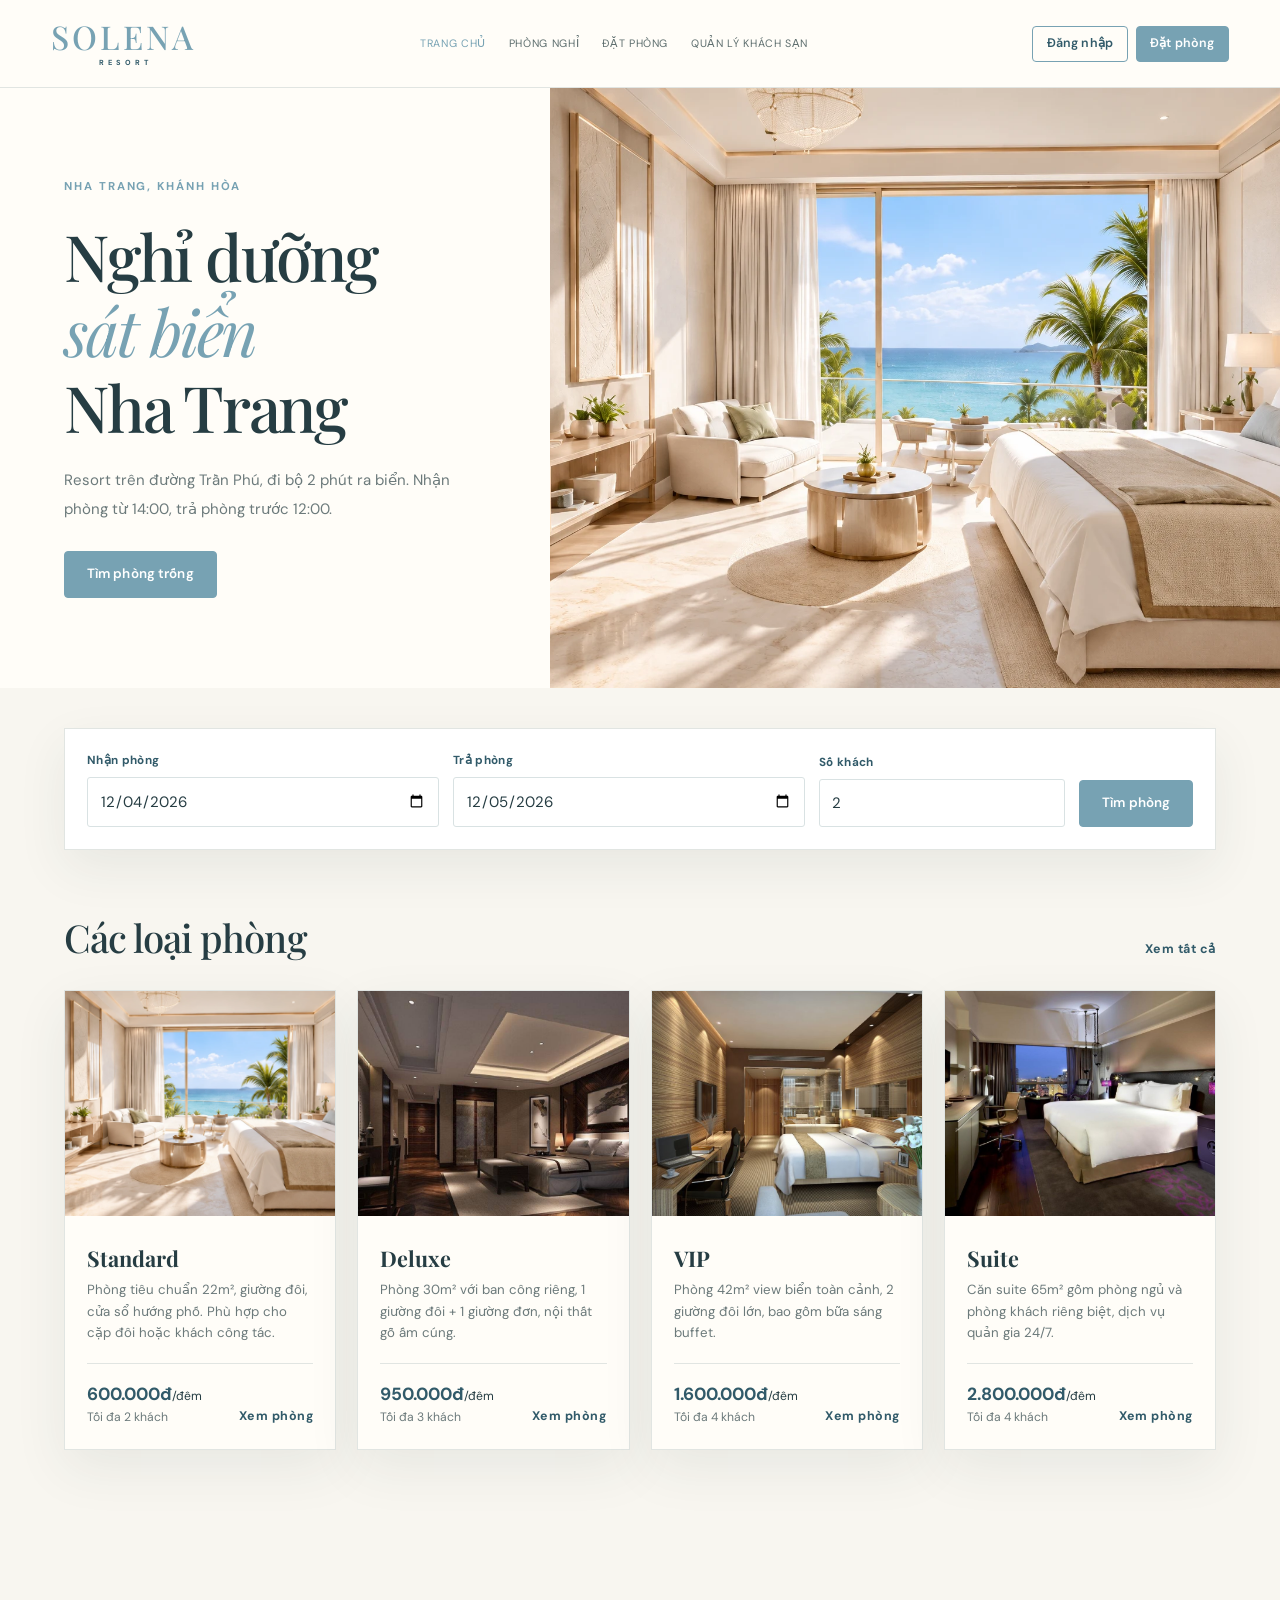
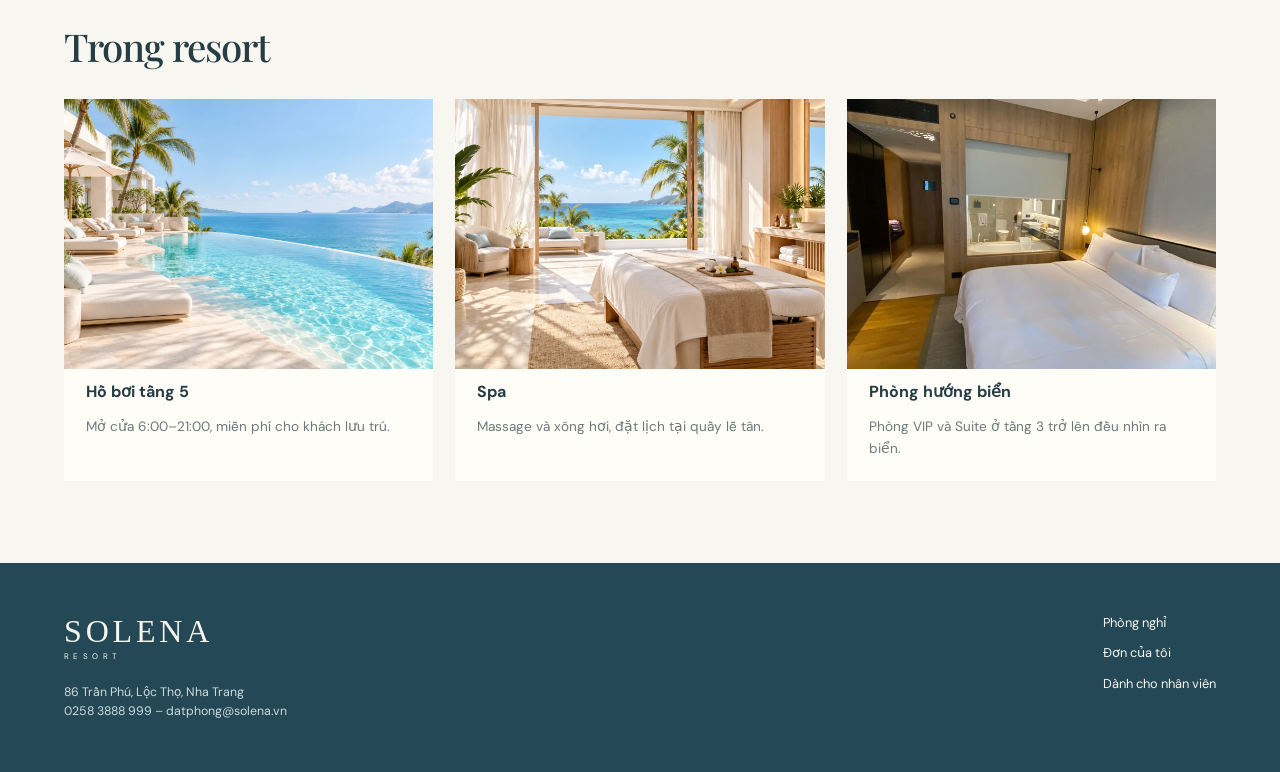
<file: index.html>
<!doctype html>
<html lang="vi">
<head>
  <meta charset="utf-8">
  <meta name="viewport" content="width=device-width, initial-scale=1">
  <meta name="theme-color" content="#f8f6f0">
  <title>SOLENA Resort Nha Trang</title>
  <link rel="stylesheet" href="css/style.css">
</head>
<body>
  <header class="site-header" id="site-header"></header>
  <main>
    <section class="hero">
      <div class="hero-copy">
        <span class="eyebrow">Nha Trang, Khánh Hòa</span>
        <h1>Nghỉ dưỡng<br><em>sát biển</em><br>Nha Trang</h1>
        <p>Resort trên đường Trần Phú, đi bộ 2 phút ra biển. Nhận phòng từ 14:00, trả phòng trước 12:00.</p>
        <a class="btn" href="#search">Tìm phòng trống</a>
      </div>
      <img class="hero-image" src="public/images/room.webp" alt="Phòng nghỉ nhìn ra biển">
    </section>

    <section class="section search-section" id="search">
      <form class="finder" action="rooms.html">
        <button class="btn" type="submit">Tìm phòng</button>
      </form>
      <div class="section-head">
        <h2>Các loại phòng</h2>
        <a class="text-link" href="rooms.html">Xem tất cả</a>
      </div>
      <div class="cards" id="featured"></div>
    </section>

    <section class="section amenities">
      <div class="section-head"><h2>Trong resort</h2></div>
      <div class="amenity-grid">
        <article><img src="public/images/pool.webp" alt="Hồ bơi" loading="lazy"><h3>Hồ bơi tầng 5</h3><p>Mở cửa 6:00–21:00, miễn phí cho khách lưu trú.</p></article>
        <article><img src="public/images/spa.webp" alt="Spa" loading="lazy"><h3>Spa</h3><p>Massage và xông hơi, đặt lịch tại quầy lễ tân.</p></article>
        <article><img src="public/images/ocean-villa.png" alt="Phòng hướng biển" loading="lazy"><h3>Phòng hướng biển</h3><p>Phòng VIP và Suite ở tầng 3 trở lên đều nhìn ra biển.</p></article>
      </div>
    </section>
  </main>
  <footer class="site-footer" id="site-footer"></footer>

  <script src="js/api.js"></script>
  <script src="js/common.js"></script>
  <script>
    const f = $('.finder');
    f.insertAdjacentHTML('afterbegin', searchFields());
    initDateRange(f.checkIn, f.checkOut);
    API.getRoomTypes().then(ts => $('#featured').innerHTML = ts.map(t => typeCard(t)).join(''));
  </script>
</body>
</html>
</file>
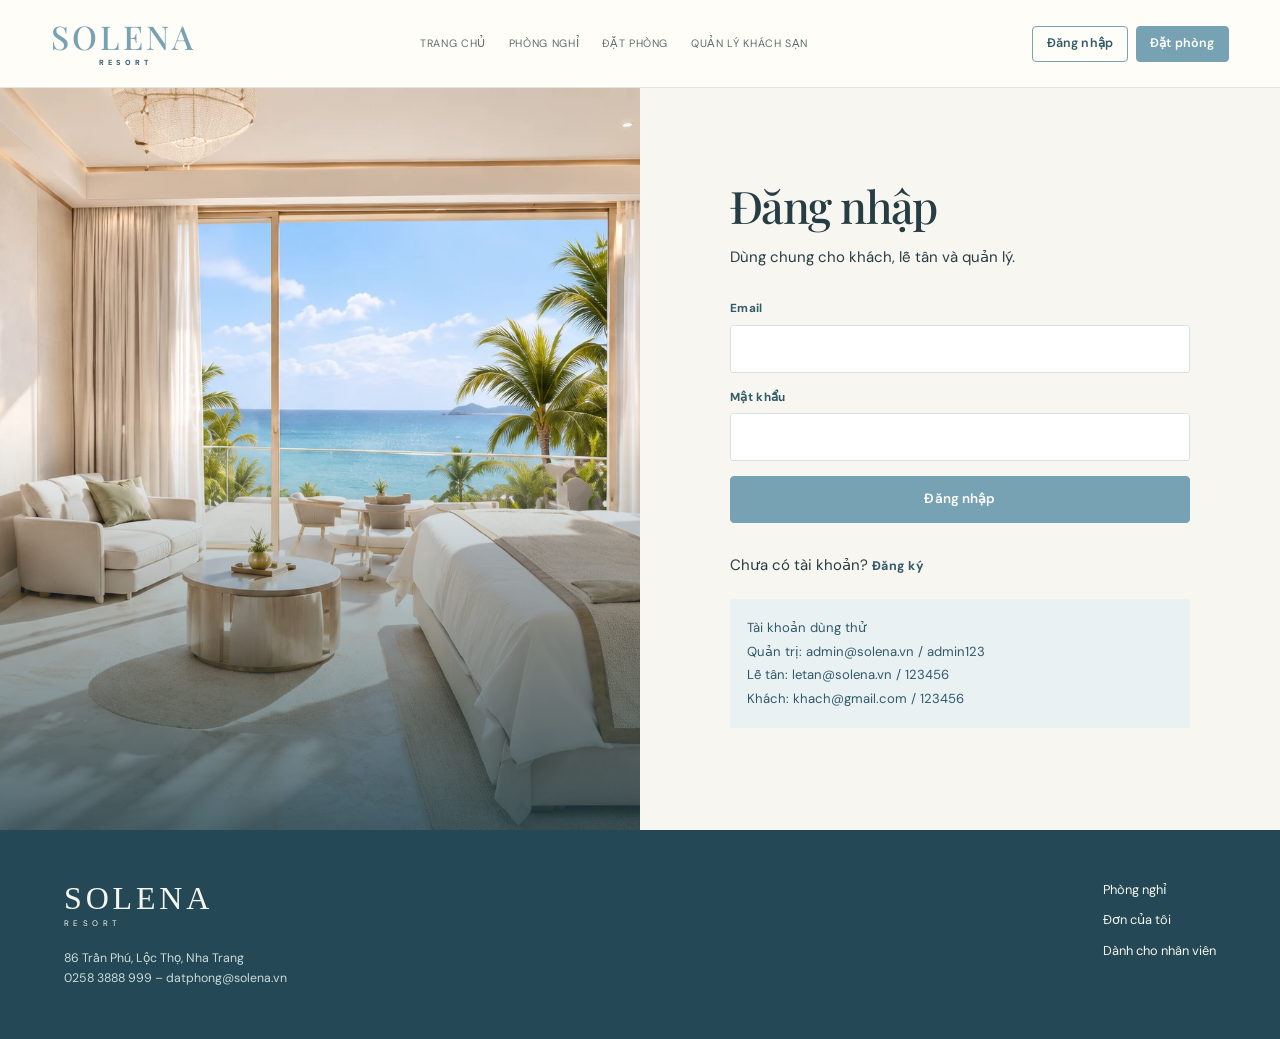
<file: account.html>
<!doctype html>
<html lang="vi">
<head>
  <meta charset="utf-8">
  <meta name="viewport" content="width=device-width, initial-scale=1">
  <meta name="theme-color" content="#f8f6f0">
  <title>Đơn của tôi · SOLENA</title>
  <link rel="stylesheet" href="css/style.css">
</head>
<body>
  <header class="site-header" id="site-header"></header>
  <main class="section narrow">
    <h1>Đơn đặt phòng của tôi</h1>
    <p class="lead" id="profile"></p>
    <div id="list"></div>
  </main>
  <footer class="site-footer" id="site-footer"></footer>

  <script src="js/api.js"></script>
  <script src="js/common.js"></script>
  <script>
    const u = requireRole('customer');
    $('#profile').textContent = `${u.name}, ${u.email}, ${u.phone}`;

    async function load() {
      const bs = await API.myBookings();
      $('#list').innerHTML = bs.map(b => `<article class="order-card">
          <div><span class="fine">Mã ${b.id}, đặt ngày ${fmtDate(b.createdAt)}</span>
            <h3>Phòng ${esc(b.typeName)}${b.roomNumber ? ` ${esc(b.roomNumber)}` : ''}</h3>
            <p>${fmtDate(b.checkIn)} – ${fmtDate(b.checkOut)}, ${nights(b.checkIn, b.checkOut)} đêm, ${b.guests} khách</p>
            <p>${PAYMENT[b.payment]}</p></div>
          <div class="order-side">${badge(b.status)}<strong>${money(b.total)}</strong>
            ${b.status === 'pending' ? `<button class="ghost small danger-text" data-cancel="${b.id}">Hủy đơn</button>` : ''}</div>
        </article>`).join('') || '<div class="empty">Bạn chưa đặt phòng nào. <a href="rooms.html">Xem phòng</a></div>';
    }
    load();

    $('#list').onclick = e => {
      const id = e.target.dataset.cancel;
      if (id && confirm(`Hủy đơn ${id}?`)) run(async () => { await API.cancelBooking(id); toast('Đã hủy đơn ' + id); load(); });
    };
  </script>
</body>
</html>
</file>
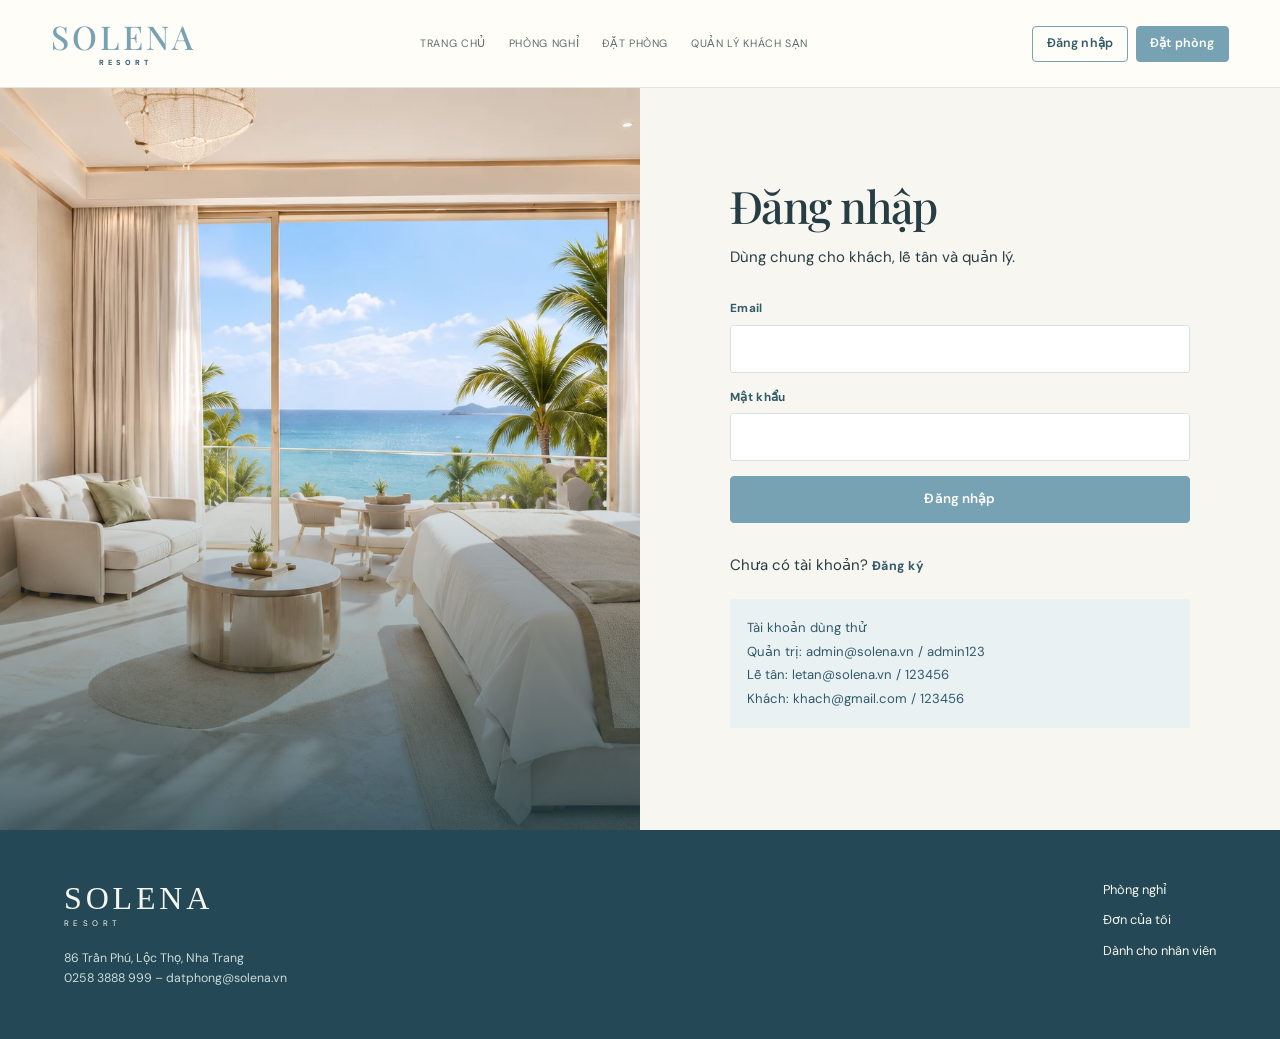
<file: admin.html>
<!doctype html>
<html lang="vi">
<head>
  <meta charset="utf-8">
  <meta name="viewport" content="width=device-width, initial-scale=1">
  <title>Quản trị · SOLENA</title>
  <link rel="stylesheet" href="css/style.css">
</head>
<body>
  <div class="manager">
    <aside class="sidebar"></aside>
    <div class="manager-main">
      <section data-panel="stats">
        <div class="manager-heading"><div><h1>Báo cáo</h1><p></p></div></div>
        <div class="metrics" id="metrics"></div>
        <div class="dashboard-grid">
          <section class="panel"><div class="panel-head"><h2>Doanh thu</h2>
            <div class="field" style="margin:0"><select id="period" aria-label="Kỳ thống kê">
              <option value="day">Theo ngày</option><option value="month" selected>Theo tháng</option><option value="year">Theo năm</option></select></div></div>
            <div id="revenue"></div></section>
          <section class="panel"><div class="panel-head"><h2>Tình trạng phòng</h2></div><div class="room-grid" id="room-map"></div></section>
        </div>
      </section>

      <section data-panel="types">
        <div class="manager-heading"><div><h1>Loại phòng</h1><p></p></div><button class="btn" data-new="types">Thêm loại phòng</button></div>
        <div class="panel"><div class="table-wrap" id="types"></div></div>
      </section>

      <section data-panel="rooms">
        <div class="manager-heading"><div><h1>Phòng</h1><p></p></div><button class="btn" data-new="rooms">Thêm phòng</button></div>
        <div class="panel"><div class="table-wrap" id="rooms"></div></div>
      </section>

      <section data-panel="staff">
        <div class="manager-heading"><div><h1>Nhân sự</h1><p></p></div><button class="btn" data-new="staff">Thêm nhân viên</button></div>
        <div class="panel"><div class="table-wrap" id="staff"></div></div>
      </section>

      <section data-panel="customers">
        <div class="manager-heading"><div><h1>Khách hàng</h1><p></p></div></div>
        <div class="filters"><input type="search" id="cq" placeholder="Tên, email hoặc SĐT" aria-label="Tìm khách hàng"></div>
        <div class="panel"><div class="table-wrap" id="customers"></div></div>
      </section>
    </div>
  </div>

  <dialog class="modal" id="types-dialog"><form id="types-form">
    <button type="button" class="modal-close" data-close aria-label="Đóng">×</button>
    <h2 data-title>loại phòng</h2>
    <div class="form-grid">
      <label class="field"><span>Tên loại phòng</span><input name="name" required placeholder="Ví dụ: Deluxe"></label>
      <label class="field"><span>Giá một đêm (đồng)</span><input name="price" type="number" min="0" step="1000" required></label>
      <label class="field"><span>Số khách tối đa</span><input name="capacity" type="number" min="1" required></label>
      <label class="field"><span>Đường dẫn ảnh</span><input name="image" placeholder="public/images/room.webp"></label>
      <label class="field full"><span>Tiện nghi, cách nhau bằng dấu phẩy</span><input name="amenities" placeholder="Wi-Fi, Điều hòa, TV"></label>
      <label class="field full"><span>Mô tả</span><textarea name="description"></textarea></label>
    </div>
    <div class="row end"><button type="button" class="ghost" data-close>Hủy</button><button class="btn">Lưu</button></div>
  </form></dialog>

  <dialog class="modal" id="rooms-dialog"><form id="rooms-form">
    <button type="button" class="modal-close" data-close aria-label="Đóng">×</button>
    <h2 data-title>phòng</h2>
    <label class="field"><span>Số phòng</span><input name="number" required placeholder="Ví dụ: 105"></label>
    <label class="field"><span>Loại phòng</span><select name="typeId" required></select></label>
    <label class="field"><span>Trạng thái</span><select name="status">
      <option value="available">Trống</option><option value="maintenance">Bảo trì</option>
      <option value="occupied" disabled>Đang sử dụng</option></select></label>
    <div class="row end"><button type="button" class="ghost" data-close>Hủy</button><button class="btn">Lưu</button></div>
  </form></dialog>

  <dialog class="modal" id="staff-dialog"><form id="staff-form">
    <button type="button" class="modal-close" data-close aria-label="Đóng">×</button>
    <h2 data-title>nhân viên</h2>
    <div class="form-grid">
      <label class="field"><span>Họ tên</span><input name="name" required></label>
      <label class="field"><span>Số điện thoại</span><input name="phone" type="tel"></label>
      <label class="field full"><span>Email đăng nhập</span><input name="email" type="email" required></label>
      <label class="field"><span>Mật khẩu</span><input name="password" type="password" minlength="6" placeholder="Bỏ trống nếu không đổi" autocomplete="new-password"></label>
      <label class="field"><span>Quyền</span><select name="role"><option value="receptionist">Lễ tân</option><option value="admin">Quản trị</option></select></label>
    </div>
    <div class="row end"><button type="button" class="ghost" data-close>Hủy</button><button class="btn">Lưu</button></div>
  </form></dialog>

  <script src="js/api.js"></script>
  <script src="js/common.js"></script>
  <script>
    renderManager(requireRole('admin'));

    function crud(name, { load, save, remove, head, row, summary, toForm = x => x, fromForm = x => x, beforeOpen = () => {} }) {
      const box = $(`#${name}`), dlg = $(`#${name}-dialog`), f = $(`#${name}-form`), title = $('[data-title]', dlg), base = title.textContent;
      let items = [];
      const render = async () => {
        items = await load();
        sub(name, summary(items));
        box.innerHTML = items.length ? `<table>
          <thead><tr>${head.map(h => `<th>${h}</th>`).join('')}<th></th></tr></thead>
          <tbody>${items.map(x => `<tr>${row(x).map(c => `<td>${c}</td>`).join('')}
            <td><div class="actions"><button class="text-link" data-edit="${x.id}">Sửa</button><button class="text-link danger-text" data-del="${x.id}">Xóa</button></div></td></tr>`).join('')}</tbody></table>`
          : '<div class="empty">Chưa có dữ liệu.</div>';
      };
      const open = async x => {
        await beforeOpen();
        f.reset();
        f.dataset.id = x?.id || '';
        title.textContent = (x ? 'Sửa ' : 'Thêm ') + base;
        if (x) { const v = toForm(x); for (const el of f.elements) if (el.name in v) el.value = v[el.name]; }
        dlg.showModal();
      };
      $(`[data-new="${name}"]`)?.addEventListener('click', () => open());
      $$('[data-close]', dlg).forEach(b => b.onclick = () => dlg.close());
      f.onsubmit = e => {
        e.preventDefault();
        run(async () => { await save({ ...fromForm(formData(f)), id: f.dataset.id }); dlg.close(); toast('Đã lưu'); render(); });
      };
      box.onclick = e => {
        const { edit, del } = e.target.dataset;
        if (edit) open(items.find(i => String(i.id) === edit));
        if (del && confirm('Xóa mục này?')) run(async () => { await remove(del); toast('Đã xóa'); render(); });
      };
      return render;
    }

    const renderTypes = crud('types', {
      load: API.getRoomTypes, save: API.saveRoomType, remove: API.deleteRoomType,
      summary: ts => `${ts.length} loại phòng`,
      head: ['Loại phòng', 'Số khách', 'Giá một đêm', 'Tiện nghi'],
      row: t => [`<b>${esc(t.name)}</b>`, t.capacity, money(t.price), `<small>${esc(t.amenities.join(', '))}</small>`],
      toForm: t => ({ ...t, amenities: t.amenities.join(', ') }),
      fromForm: d => ({ ...d, amenities: d.amenities.split(',').map(s => s.trim()).filter(Boolean) }),
    });

    const renderRooms = crud('rooms', {
      load: API.getRooms, save: API.saveRoom, remove: API.deleteRoom,
      summary: rs => `${rs.length} phòng, ${rs.filter(r => r.status === 'available').length} phòng đang trống`,
      head: ['Phòng', 'Loại phòng', 'Trạng thái'],
      row: r => [`<b>${esc(r.number)}</b>`, esc(r.typeName), badge(r.status)],
      beforeOpen: async () => $('#rooms-form').typeId.innerHTML = (await API.getRoomTypes()).map(t => `<option value="${t.id}">${esc(t.name)}</option>`).join(''),
    });

    const renderStaff = crud('staff', {
      load: async () => (await API.getUsers()).filter(u => u.role !== 'customer'),
      save: API.saveUser, remove: API.deleteUser,
      summary: us => `${us.filter(u => u.role === 'receptionist').length} lễ tân, ${us.filter(u => u.role === 'admin').length} quản trị`,
      head: ['Họ tên', 'Email', 'Điện thoại', 'Quyền'],
      row: u => [`<b>${esc(u.name)}</b>`, esc(u.email), esc(u.phone), ROLE[u.role]],
    });

    async function renderCustomers() {
      const [us, bs] = await Promise.all([API.getUsers('customer'), API.getBookings()]);
      sub('customers', `${us.length} khách có tài khoản`);
      const q = $('#cq').value.trim().toLowerCase();
      const list = us.filter(u => `${u.name} ${u.email} ${u.phone}`.toLowerCase().includes(q));
      $('#customers').innerHTML = list.length ? `<table>
        <thead><tr><th>Khách</th><th>Liên hệ</th><th class="num">Số đơn</th><th>Lần đến gần nhất</th><th class="num">Đã chi</th></tr></thead>
        <tbody>${list.map(u => {
          const mine = bs.filter(b => b.customerId === u.id);
          const spent = mine.filter(b => b.status === 'checked_out').reduce((s, b) => s + b.total, 0);
          const last = mine.map(b => b.checkIn).sort().pop();
          return `<tr><td><b>${esc(u.name)}</b></td><td>${esc(u.email)}<small>${esc(u.phone)}</small></td><td class="num">${mine.length}</td>
            <td>${last ? fmtDate(last) : 'Chưa có'}</td><td class="num">${money(spent)}</td></tr>`;
        }).join('')}</tbody></table>`
        : `<div class="empty">Không có khách nào khớp "${esc(q)}".</div>`;
    }
    $('#cq').oninput = renderCustomers;

    async function renderStats() {
      const [s, rooms, rows] = await Promise.all([API.roomStats(), API.getRooms(), API.revenue($('#period').value)]);
      const sum = rows.reduce((a, r) => a + r.total, 0), max = Math.max(1, ...rows.map(r => r.total));
      sub('stats', `Số liệu tính đến ngày ${fmtDate(isoDate())}`);
      $('#metrics').innerHTML = [
        ['Đang có khách', `${s.occupied}/${s.total}`, `Lấp đầy ${s.total ? Math.round(s.occupied / s.total * 100) : 0}%`],
        ['Phòng trống', s.available, 'Nhận khách được ngay'],
        ['Đang bảo trì', s.maintenance, 'Tạm không nhận khách'],
        ['Doanh thu', money(sum), 'Tính trên đơn đã trả phòng'],
      ].map(([l, v, small]) => `<div class="metric"><span>${l}</span><strong>${v}</strong><small>${small}</small></div>`).join('');
      $('#revenue').innerHTML = rows.length
        ? rows.map(r => `<div class="report-row money"><span>${fmtDate(r.label)}</span><div><i style="width:${Math.max(3, r.total / max * 100)}%"></i></div><b>${money(r.total)}</b></div>`).join('')
        : '<div class="empty">Chưa có đơn nào trả phòng.</div>';
      $('#room-map').innerHTML = rooms.map(r => `<div class="room-tile ${r.status}"><span class="room-tile-top"><b>${esc(r.number)}</b><span>${STATUS[r.status]}</span></span><small>${esc(r.typeName)}</small></div>`).join('');
    }
    $('#period').onchange = renderStats;

    const views = { stats: renderStats, types: renderTypes, rooms: renderRooms, staff: renderStaff, customers: renderCustomers };
    setupTabs(name => views[name]());
  </script>
</body>
</html>
</file>
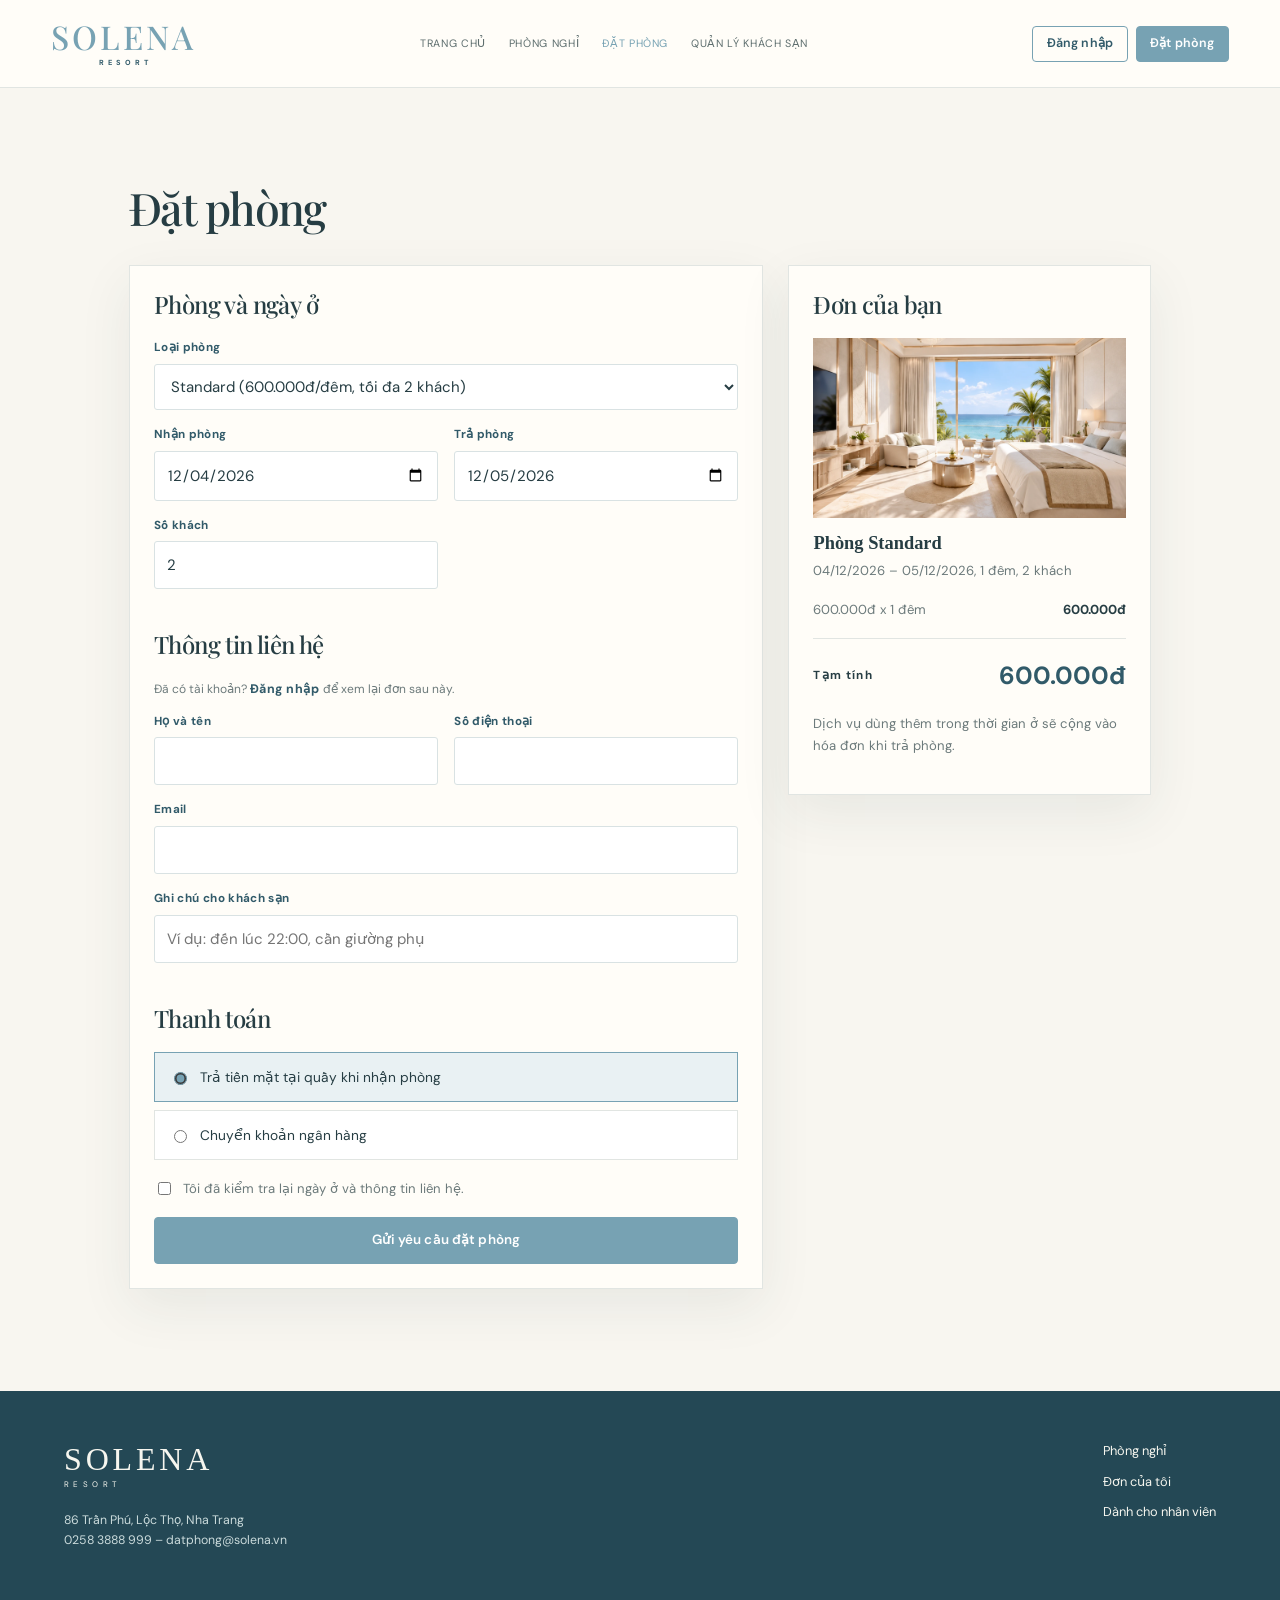
<file: booking.html>
<!doctype html>
<html lang="vi">
<head>
  <meta charset="utf-8">
  <meta name="viewport" content="width=device-width, initial-scale=1">
  <meta name="theme-color" content="#f8f6f0">
  <title>Đặt phòng · SOLENA</title>
  <link rel="stylesheet" href="css/style.css">
</head>
<body>
  <header class="site-header" id="site-header"></header>
  <main class="section checkout">
    <h1>Đặt phòng</h1>
    <div class="checkout-grid">
      <form id="f" class="panel">
        <h2>Phòng và ngày ở</h2>
        <div class="form-grid" id="dates">
          <label class="field full"><span>Loại phòng</span><select name="typeId" required></select></label>
        </div>

        <h2>Thông tin liên hệ</h2>
        <p id="login-hint" class="fine" hidden>Đã có tài khoản? <a id="login-link" class="text-link">Đăng nhập</a> để xem lại đơn sau này.</p>
        <div class="form-grid">
          <label class="field"><span>Họ và tên</span><input name="name" required autocomplete="name"></label>
          <label class="field"><span>Số điện thoại</span><input name="phone" type="tel" required pattern="0[0-9]{9,10}" title="Số điện thoại 10–11 số, bắt đầu bằng 0" autocomplete="tel"></label>
          <label class="field full"><span>Email</span><input name="email" type="email" autocomplete="email"></label>
          <label class="field full"><span>Ghi chú cho khách sạn</span><input name="note" maxlength="250" placeholder="Ví dụ: đến lúc 22:00, cần giường phụ"></label>
        </div>

        <h2>Thanh toán</h2>
        <label class="pay-option"><input type="radio" name="payment" value="cash" checked> Trả tiền mặt tại quầy khi nhận phòng</label>
        <label class="pay-option"><input type="radio" name="payment" value="transfer"> Chuyển khoản ngân hàng</label>        <label class="check"><input type="checkbox" required><span>Tôi đã kiểm tra lại ngày ở và thông tin liên hệ.</span></label>
        <button class="btn wide" type="submit">Gửi yêu cầu đặt phòng</button>
      </form>
      <aside class="summary" id="summary"></aside>
    </div>
  </main>
  <footer class="site-footer" id="site-footer"></footer>

  <script src="js/api.js"></script>
  <script src="js/common.js"></script>
  <script>
    const f = $('#f'), user = API.currentUser();
    let types = [];
    $('#dates').insertAdjacentHTML('beforeend', searchFields());
    initDateRange(f.checkIn, f.checkOut);
    f.guests.value = qs('guests') || 2;

    if (user) for (const k of ['name', 'phone', 'email']) f.elements[k].value = user[k] || '';
    else {
      $('#login-hint').hidden = false;
      $('#login-link').href = 'login.html?next=' + encodeURIComponent('booking.html' + location.search) + '#login';
    }

    API.getRoomTypes().then(ts => {
      types = ts;
      f.typeId.innerHTML = ts.map(t => `<option value="${t.id}">${esc(t.name)} (${money(t.price)}/đêm, tối đa ${t.capacity} khách)</option>`).join('');
      if (qs('typeId')) f.typeId.value = qs('typeId');
      update();
    });
    f.addEventListener('input', update);
    f.addEventListener('change', update);

    function update() {
      const t = types.find(x => String(x.id) === f.typeId.value);
      if (!t) return;
      f.guests.max = t.capacity;
      const n = nights(f.checkIn.value, f.checkOut.value);
      $('#summary').innerHTML = `<h2>Đơn của bạn</h2>${img(t.image, t.name)}
        <h3>Phòng ${esc(t.name)}</h3><p>${fmtDate(f.checkIn.value)} – ${fmtDate(f.checkOut.value)}, ${n} đêm, ${f.guests.value} khách</p>
        <div class="price-lines"><span>${money(t.price)} x ${n} đêm</span><b>${money(t.price * n)}</b></div>
        <div class="total"><span>Tạm tính</span><strong>${money(t.price * n)}</strong></div>
        <p class="fine">Dịch vụ dùng thêm trong thời gian ở sẽ cộng vào hóa đơn khi trả phòng.</p>`;
    }

    f.addEventListener('submit', e => {
      e.preventDefault();
      run(async () => done(await API.createBooking(formData(f))));
    });

    function done(b) {
      const pay = {
        cash: '<p>Bạn thanh toán tại quầy lễ tân khi nhận phòng.</p>',
        transfer: `<div class="note-box">Chuyển khoản tới <b>Vietcombank 0123 456 789</b> (CTY TNHH SOLENA RESORT), nội dung ghi <b>${b.id}</b>.</div>`,
      }[b.payment];
      $('main').outerHTML = `<main class="success">
        <h1>Đã nhận yêu cầu đặt phòng</h1>
        <p>Mã đơn của bạn</p><strong class="booking-code">${b.id}</strong>
        <p>Phòng ${esc(b.typeName)}, ${fmtDate(b.checkIn)} – ${fmtDate(b.checkOut)}, ${b.guests} khách. Tạm tính <b>${money(b.total)}</b>.</p>
        ${pay}<p>Lễ tân sẽ gọi xác nhận qua số điện thoại bạn để lại.</p>
        ${user?.role === 'customer' ? '<a class="btn" href="account.html">Xem đơn của tôi</a>' : '<a class="btn" href="index.html">Về trang chủ</a>'}</main>`;
      scrollTo(0, 0);
    }
  </script>
</body>
</html>
</file>
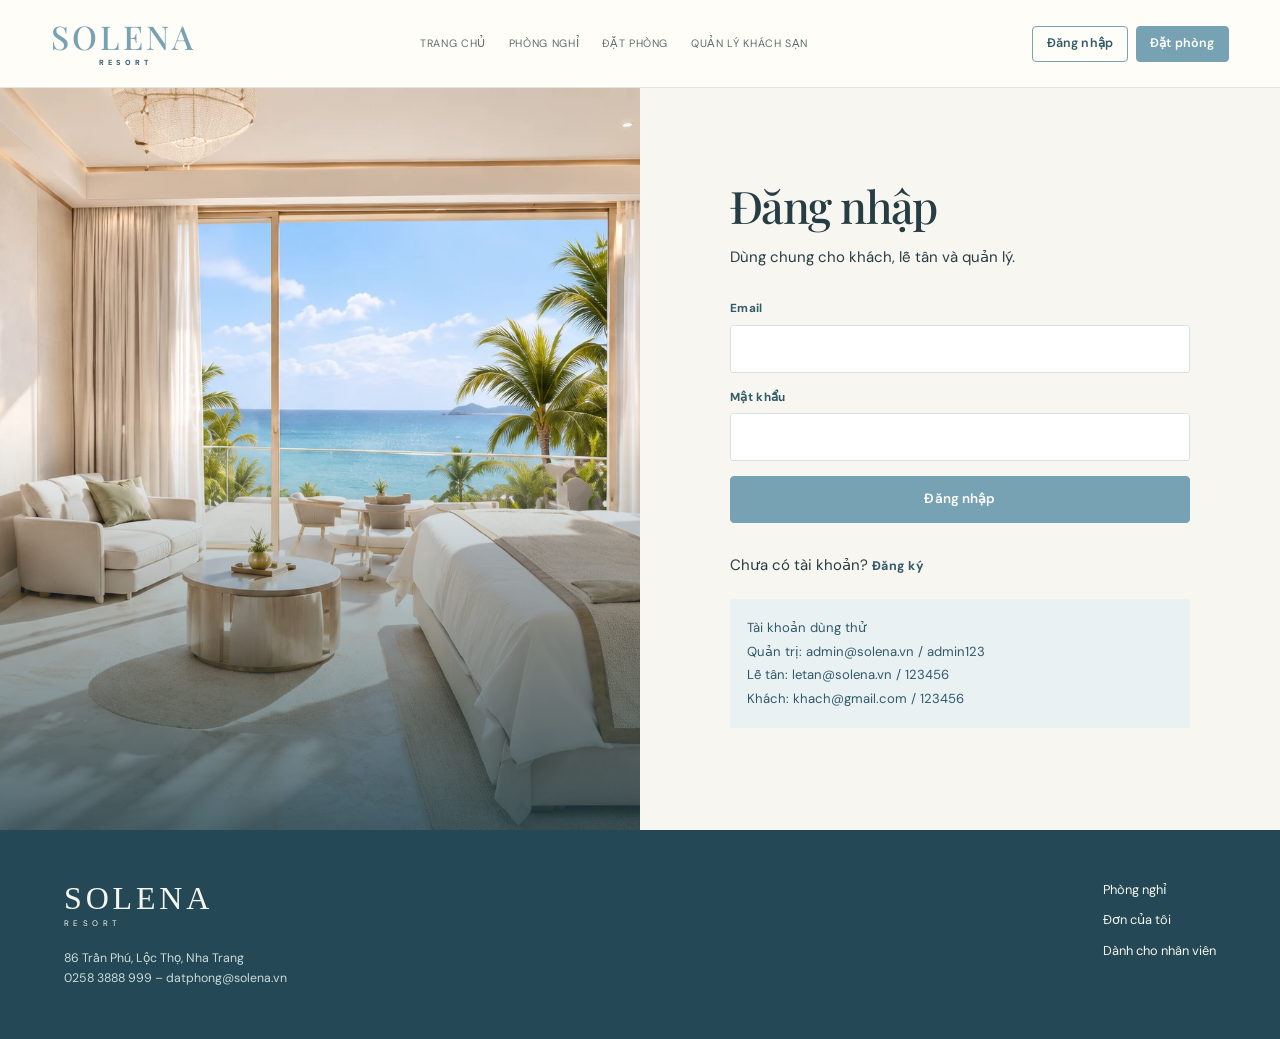
<file: login.html>
<!doctype html>
<html lang="vi">
<head>
  <meta charset="utf-8">
  <meta name="viewport" content="width=device-width, initial-scale=1">
  <meta name="theme-color" content="#f8f6f0">
  <title>Đăng nhập · SOLENA</title>
  <link rel="stylesheet" href="css/style.css">
</head>
<body>
  <header class="site-header" id="site-header"></header>
  <main class="auth-layout">
    <div class="auth-art"><img src="public/images/room.webp" alt="Phòng nghỉ SOLENA"></div>

    <div class="auth-panel">
      <p id="msg" class="error" hidden>Tài khoản đang đăng nhập không vào được trang này. Hãy đăng nhập bằng tài khoản khác.</p>

      <section data-panel="login">
        <h1>Đăng nhập</h1>
        <p>Dùng chung cho khách, lễ tân và quản lý.</p>
        <form id="lf">
          <label class="field"><span>Email</span><input name="email" type="email" required autocomplete="email"></label>
          <label class="field"><span>Mật khẩu</span><input name="password" type="password" required autocomplete="current-password"></label>
          <button class="btn wide" type="submit">Đăng nhập</button>
        </form>
        <p class="auth-switch">Chưa có tài khoản? <a class="text-link" href="#register">Đăng ký</a></p>
        <div class="demo-note">Tài khoản dùng thử<br>Quản trị: admin@solena.vn / admin123<br>Lễ tân: letan@solena.vn / 123456<br>Khách: khach@gmail.com / 123456</div>
      </section>

      <section data-panel="register">
        <h1>Tạo tài khoản</h1>
        <p>Để xem lại và hủy đơn đặt phòng của bạn.</p>
        <form id="rf">
          <label class="field"><span>Họ và tên</span><input name="name" required minlength="2" autocomplete="name"></label>
          <label class="field"><span>Email</span><input name="email" type="email" required autocomplete="email"></label>
          <label class="field"><span>Số điện thoại</span><input name="phone" type="tel" required pattern="0[0-9]{9,10}" title="Số điện thoại 10–11 số, bắt đầu bằng 0" autocomplete="tel"></label>
          <label class="field"><span>Mật khẩu (ít nhất 6 ký tự)</span><input name="password" type="password" required minlength="6" autocomplete="new-password"></label>
          <label class="field"><span>Nhập lại mật khẩu</span><input name="confirm" type="password" required minlength="6" autocomplete="new-password"></label>
          <button class="btn wide" type="submit">Tạo tài khoản</button>
        </form>
        <p class="auth-switch">Đã có tài khoản? <a class="text-link" href="#login">Đăng nhập</a></p>
      </section>
    </div>
  </main>
  <footer class="site-footer" id="site-footer"></footer>

  <script src="js/api.js"></script>
  <script src="js/common.js"></script>
  <script>
    const next = /^[a-z]+\.html([?#].*)?$/.test(qs('next') || '') ? qs('next') : null;
    const home = { admin: 'admin.html', receptionist: 'staff.html', customer: 'account.html' };
    const go = u => location.href = next || home[u.role];

    $('#msg').hidden = !(next && API.currentUser());
    setupTabs(() => {});

    const lf = $('#lf'), rf = $('#rf');
    lf.onsubmit = e => {
      e.preventDefault();
      run(async () => go(await API.login(lf.email.value, lf.password.value)));
    };
    rf.onsubmit = e => {
      e.preventDefault();
      const d = formData(rf);
      if (d.password !== d.confirm) return toast('Mật khẩu nhập lại không khớp', 'danger');
      run(async () => go(await API.register(d)));
    };
  </script>
</body>
</html>
</file>
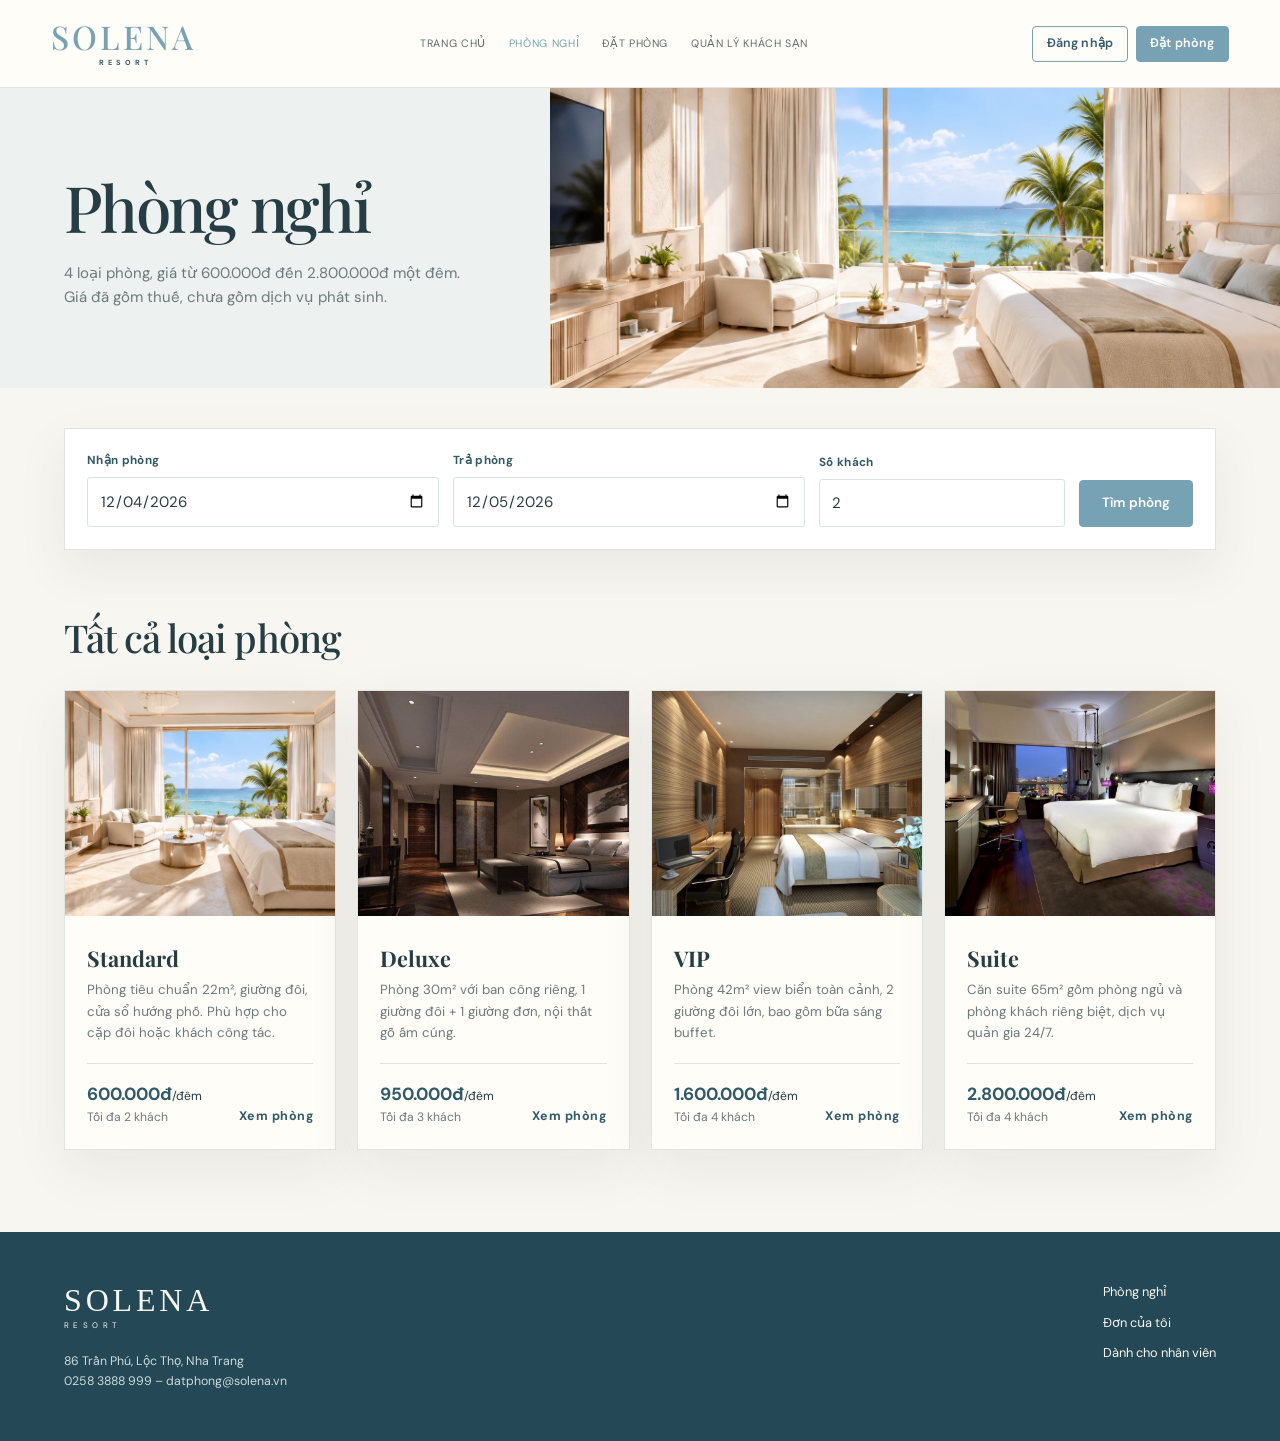
<file: rooms.html>
<!doctype html>
<html lang="vi">
<head>
  <meta charset="utf-8">
  <meta name="viewport" content="width=device-width, initial-scale=1">
  <meta name="theme-color" content="#f8f6f0">
  <title>Phòng nghỉ · SOLENA</title>
  <link rel="stylesheet" href="css/style.css">
</head>
<body>
  <header class="site-header" id="site-header"></header>
  <main id="app"></main>
  <footer class="site-footer" id="site-footer"></footer>

  <script src="js/api.js"></script>
  <script src="js/common.js"></script>
  <script>
    const id = qs('id');
    const query = ['checkIn', 'checkOut', 'guests'].filter(qs).map(k => `&${k}=${encodeURIComponent(qs(k))}`).join('');
    id ? detail() : list();

    async function list() {
      const all = await API.getRoomTypes();
      $('#app').innerHTML = `<section class="page-hero"><div>
          <h1>Phòng nghỉ</h1>
          <p>${all.length} loại phòng, giá từ ${money(Math.min(...all.map(t => t.price)))} đến ${money(Math.max(...all.map(t => t.price)))} một đêm. Giá đã gồm thuế, chưa gồm dịch vụ phát sinh.</p></div>
          ${img(IMG.room, 'Phòng nghỉ', 'page-hero-image')}</section>
        <section class="section search-section">
          <form class="finder">${searchFields()}<button class="btn" type="submit">Tìm phòng</button></form>
          <div class="section-head"><h2 id="title"></h2></div>
          <div class="cards" id="list"></div></section>`;
      const f = $('.finder');
      initDateRange(f.checkIn, f.checkOut);
      f.guests.value = qs('guests') || 2;
      const hasDates = qs('checkIn') && qs('checkOut');
      $('#title').textContent = hasDates ? `Phòng trống từ ${fmtDate(qs('checkIn'))} đến ${fmtDate(qs('checkOut'))}` : 'Tất cả loại phòng';
      await run(async () => {
        const types = hasDates ? await API.searchAvailable({ checkIn: qs('checkIn'), checkOut: qs('checkOut'), guests: +qs('guests') || 1 }) : all;
        $('#list').innerHTML = types.map(t => typeCard(t, query)).join('');
        if (!types.length) $('#list').outerHTML = `<div class="empty">Không có phòng nào cho ${qs('guests')} khách. Phòng lớn nhất ở được ${Math.max(...all.map(t => t.capacity))} khách.</div>`;
      });
    }

    async function detail() {
      const t = (await API.getRoomTypes()).find(x => String(x.id) === id);
      if (!t) return $('#app').innerHTML = '<div class="empty section">Không tìm thấy phòng này. <a href="rooms.html">Xem danh sách phòng</a></div>';
      document.title = `Phòng ${t.name} · SOLENA`;
      $('#app').innerHTML = `<div class="breadcrumb"><a href="index.html">Trang chủ</a> / <a href="rooms.html?${query.slice(1)}">Phòng nghỉ</a> / ${esc(t.name)}</div>
        <section class="detail-grid">
          <div class="detail-gallery">${img(t.image, 'Ảnh phòng ' + t.name)}</div>
          <div class="detail-info">
            <h1>Phòng ${esc(t.name)}</h1><p class="lead">${esc(t.description)}</p>
            <div class="specs"><div><b>${money(t.price)}</b><span>một đêm</span></div><div><b>${t.capacity} khách</b><span>tối đa</span></div></div>
            <div class="booking-box"><h2>Chọn ngày</h2>
              <form id="detail-form" class="form-grid" action="booking.html"><input type="hidden" name="typeId" value="${t.id}">${searchFields(t.capacity)}</form>
              <div class="price-lines" id="lines"></div>
              <div class="total"><span>Tạm tính</span><strong id="total"></strong></div>
              <p class="fine">Đồ uống, giặt ủi và các dịch vụ khác tính khi trả phòng.</p>
              <button class="btn wide" form="detail-form" type="submit">Đặt phòng</button></div>
          </div></section>
        <section class="section compact"><h2>Trong phòng có</h2><div class="chips">${t.amenities.map(a => `<span>${esc(a)}</span>`).join('')}</div></section>`;
      const f = $('#detail-form');
      initDateRange(f.checkIn, f.checkOut);
      f.guests.value = Math.min(+qs('guests') || 2, t.capacity);
      const update = () => {
        const n = nights(f.checkIn.value, f.checkOut.value);
        $('#lines').innerHTML = `<span>${money(t.price)} x ${n} đêm</span><b>${money(t.price * n)}</b>`;
        $('#total').textContent = money(t.price * n);
      };
      f.addEventListener('change', update);
      update();
    }
  </script>
</body>
</html>
</file>
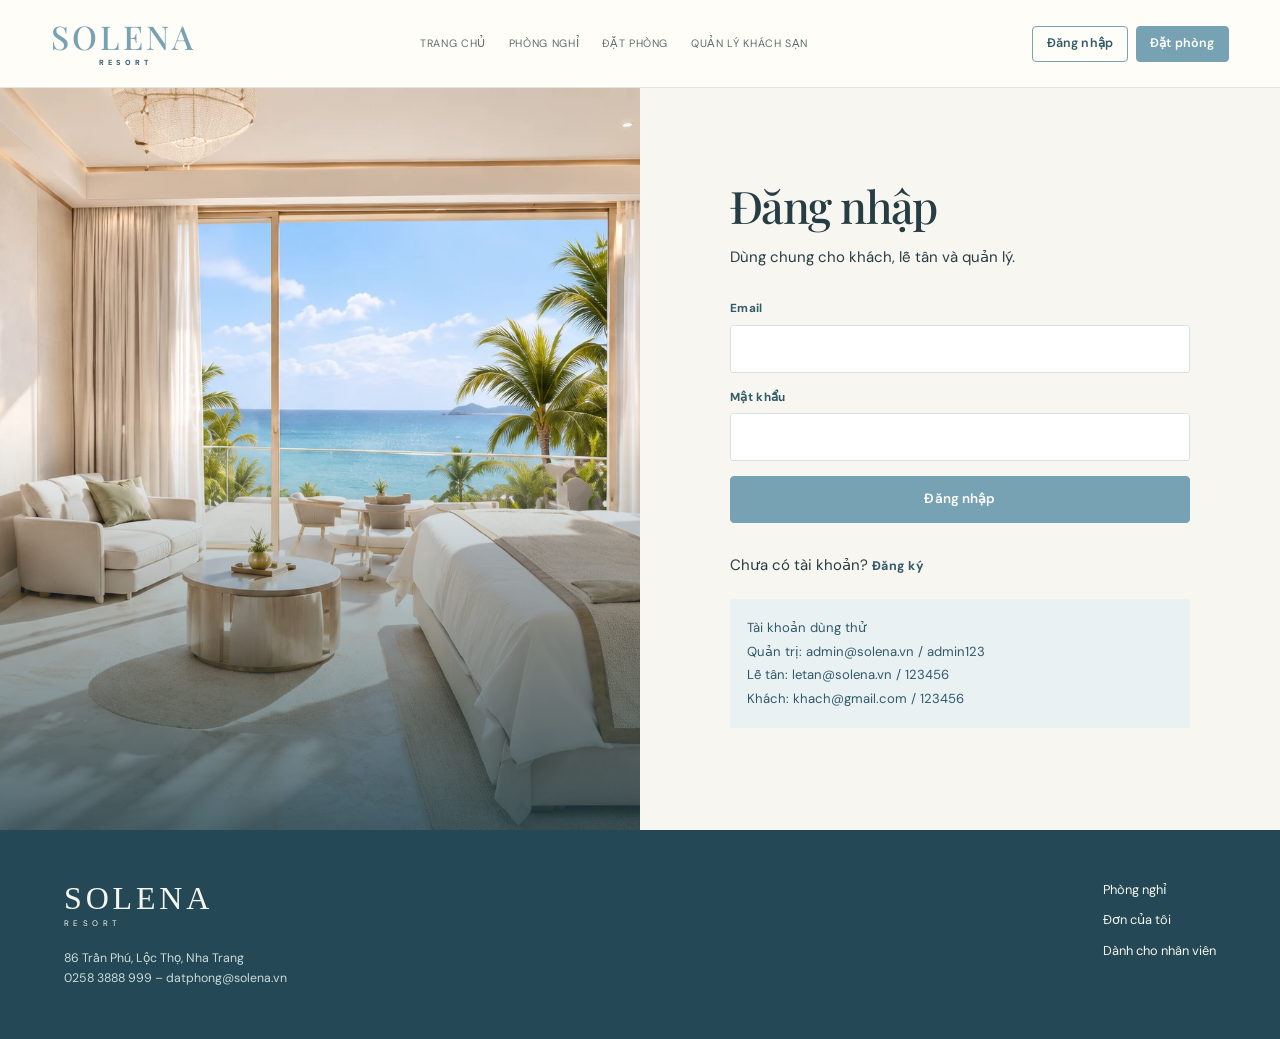
<file: staff.html>
<!doctype html>
<html lang="vi">
<head>
  <meta charset="utf-8">
  <meta name="viewport" content="width=device-width, initial-scale=1">
  <title>Lễ tân · SOLENA</title>
  <link rel="stylesheet" href="css/style.css">
</head>
<body>
  <div class="manager">
    <aside class="sidebar"></aside>
    <div class="manager-main">
      <section data-panel="bookings">
        <div class="manager-heading"><div><h1>Đơn đặt phòng</h1><p></p></div></div>
        <div class="filters" id="filters"></div>
        <div class="panel"><div class="table-wrap" id="bookings"></div></div>
      </section>

      <section data-panel="checkin">
        <div class="manager-heading"><div><h1>Nhận phòng</h1><p></p></div></div>
        <div class="panel"><div class="table-wrap" id="checkin"></div></div>
      </section>

      <section data-panel="inhouse">
        <div class="manager-heading"><div><h1>Khách đang ở</h1><p></p></div></div>
        <div class="grid-2" id="inhouse"></div>
      </section>
    </div>
  </div>
  <dialog id="invoice" class="modal modal-wide"></dialog>

  <script src="js/api.js"></script>
  <script src="js/common.js"></script>
  <script>
    renderManager(requireRole('receptionist', 'admin'));
    const views = { bookings: renderBookings, checkin: renderCheckin, inhouse: renderInhouse };
    let tab, filter = 'pending', search = '';
    setupTabs(name => views[tab = name]());

    $('#filters').innerHTML = [['', 'Tất cả'], ...['pending', 'confirmed', 'checked_in', 'checked_out', 'cancelled'].map(s => [s, STATUS[s]])]
      .map(([v, t]) => `<button class="pill ${v === filter ? 'active' : ''}" data-filter="${v}">${t}</button>`).join('')
      + '<input type="search" id="q" placeholder="Mã đơn, tên hoặc SĐT" aria-label="Tìm đơn">';
    $('#filters').onclick = e => {
      if (e.target.dataset.filter === undefined) return;
      filter = e.target.dataset.filter;
      $$('#filters .pill').forEach(p => p.classList.toggle('active', p === e.target));
      renderBookings();
    };
    $('#q').oninput = e => { search = e.target.value.trim().toLowerCase(); renderBookings(); };

    const guestCell = b => `${esc(b.guest.name)}<small>${esc(b.guest.phone)}</small>`;
    const btn = (act, b, text, cls = 'text-link') => `<button class="${cls}" data-act="${act}" data-id="${b.id}">${text}</button>`;
    const empty = msg => `<div class="empty">${msg}</div>`;

    async function renderBookings() {
      const all = await API.getBookings();
      const pending = all.filter(b => b.status === 'pending').length;
      sub('bookings', pending ? `${pending} đơn đang chờ duyệt` : 'Không có đơn nào chờ duyệt');
      const bs = all.filter(b => (!filter || b.status === filter) && `${b.id} ${b.guest.name} ${b.guest.phone}`.toLowerCase().includes(search));
      $('#bookings').innerHTML = bs.length ? `<table>
        <thead><tr><th>Mã</th><th>Khách</th><th>Phòng</th><th>Ngày ở</th><th>Tổng</th><th></th></tr></thead>
        <tbody>${bs.map(b => `<tr>
          <td><b>${b.id}</b><small>${PAYMENT[b.payment]}</small></td><td>${guestCell(b)}</td>
          <td>${esc(b.typeName)}<small>${b.roomNumber ? 'Phòng ' + esc(b.roomNumber) : 'Chưa gán phòng'}, ${b.guests} khách</small></td>
          <td>${fmtDate(b.checkIn)}<small>đến ${fmtDate(b.checkOut)}</small></td>
          <td>${money(b.total)}<small>${badge(b.status)}</small></td>
          <td><div class="actions">${{
            pending: btn('confirm', b, 'Duyệt', 'btn small') + btn('cancel', b, 'Hủy'),
            confirmed: btn('cancel', b, 'Hủy'),
            checked_out: btn('invoice', b, 'Hóa đơn'),
          }[b.status] || ''}</div></td>
        </tr>`).join('')}</tbody></table>`
        : empty(search ? `Không tìm thấy đơn khớp "${esc(search)}".` : 'Không có đơn nào ở trạng thái này.');
    }

    async function renderCheckin() {
      const [bs, rooms] = await Promise.all([API.getBookings(), API.getRooms()]);
      const list = bs.filter(b => b.status === 'confirmed').sort((a, b) => a.checkIn.localeCompare(b.checkIn));
      const today = isoDate(), todayCount = list.filter(b => b.checkIn === today).length;
      sub('checkin', `${list.length} đơn đã xác nhận đang chờ nhận phòng, ${todayCount} đơn đến hôm nay`);
      $('#checkin').innerHTML = list.length ? `<table>
        <thead><tr><th>Mã</th><th>Khách</th><th>Loại phòng</th><th>Ngày đến</th><th>Gán phòng</th><th></th></tr></thead>
        <tbody>${list.map(b => {
          const free = rooms.filter(r => r.typeId === b.typeId && r.status === 'available');
          return `<tr>
            <td><b>${b.id}</b></td><td>${guestCell(b)}</td><td>${esc(b.typeName)}<small>${b.guests} khách</small></td>
            <td>${fmtDate(b.checkIn)} ${b.checkIn === today ? '<span class="badge confirmed">Hôm nay</span>' : b.checkIn < today ? '<span class="badge pending">Trễ</span>' : ''}</td>
            <td><div class="field" style="margin:0"><select id="room-${b.id}" aria-label="Chọn phòng cho ${b.id}">${free.length
              ? free.map(r => `<option value="${r.id}">Phòng ${esc(r.number)}</option>`).join('')
              : '<option value="">Hết phòng trống</option>'}</select></div></td>
            <td><div class="actions">${btn('checkin', b, 'Nhận phòng', 'btn small')}</div></td></tr>`;
        }).join('')}</tbody></table>`
        : empty('Chưa có đơn nào chờ nhận phòng. Đơn cần được duyệt ở mục <a href="#bookings">Đơn đặt phòng</a> trước.');
    }

    const billTable = (b, edit) => {
      const n = nights(b.checkIn, b.checkOut), extra = edit ? '<td></td>' : '';
      return `<div class="table-wrap"><table class="svc-table">
        <thead><tr><th>Khoản</th><th class="num">SL</th><th class="num">Đơn giá</th><th class="num">Thành tiền</th>${edit ? '<th></th>' : ''}</tr></thead>
        <tbody><tr><td>Tiền phòng ${esc(b.typeName)}</td><td class="num">${n} đêm</td><td class="num">${money(b.roomTotal / n)}</td><td class="num">${money(b.roomTotal)}</td>${extra}</tr>
        ${b.services.map((s, i) => `<tr><td>${esc(s.name)}</td><td class="num">${s.qty}</td><td class="num">${money(s.price)}</td><td class="num">${money(s.price * s.qty)}</td>
          ${edit ? `<td><button class="text-link danger-text" data-act="rmsvc" data-id="${b.id}" data-i="${s.id ?? i}" aria-label="Xóa ${esc(s.name)}">Xóa</button></td>` : ''}</tr>`).join('')}</tbody></table></div>
        <div class="total"><span>Tổng cộng</span><strong>${money(b.total)}</strong></div>`;
    };

    async function renderInhouse() {
      const [bs, svcs] = await Promise.all([API.getBookings(), API.getServices()]);
      const list = bs.filter(b => b.status === 'checked_in');
      sub('inhouse', list.length ? `${list.length} phòng đang có khách` : 'Hiện không có phòng nào có khách');
      const options = svcs.map(s => `<option data-name="${esc(s.name)}" data-price="${s.price}">${esc(s.name)} (${money(s.price)})</option>`).join('');
      $('#inhouse').innerHTML = list.map(b => `<article class="panel">
        <div class="panel-head"><div><h2>Phòng ${esc(b.roomNumber)}</h2><p class="meta">${esc(b.typeName)}, mã ${b.id}</p></div>${badge(b.status)}</div>
        <p>${esc(b.guest.name)}, ${esc(b.guest.phone)}<br><span class="meta">Ở từ ${fmtDate(b.checkIn)} đến ${fmtDate(b.checkOut)}, ${PAYMENT[b.payment].toLowerCase()}</span></p>
        ${billTable(b, true)}
        <form class="svc" data-id="${b.id}">
          <label class="field"><span>Dịch vụ</span><select name="svc">${options}<option value="other">Khác / bồi thường hư hại</option></select></label>
          <label class="field other" hidden><span>Nội dung</span><input name="name" placeholder="Ví dụ: vỡ ly"></label>
          <label class="field other" hidden><span>Đơn giá</span><input name="price" type="number" min="0" step="1000"></label>
          <label class="field"><span>SL</span><input name="qty" type="number" min="1" value="1" required></label>
          <button class="ghost" type="submit">Thêm</button>
        </form>
        <div class="row">${btn('checkout', b, 'Trả phòng và thanh toán', 'btn wide')}</div>
      </article>`).join('') || empty('Hiện không có phòng nào có khách.');
    }

    function showInvoice(b) {
      const d = $('#invoice');
      d.innerHTML = `<form method="dialog" class="no-print"><button class="modal-close" aria-label="Đóng">×</button></form>
        <h2>Hóa đơn ${b.id}</h2><p class="meta">SOLENA Resort, 86 Trần Phú, Nha Trang. ĐT 0258 3888 999</p>
        <div class="detail-summary">
          <div><span>Khách hàng</span><b>${esc(b.guest.name)}, ${esc(b.guest.phone)}</b></div>
          <div><span>Phòng</span><b>${esc(b.roomNumber || '')} (${esc(b.typeName)})</b></div>
          <div><span>Ngày ở</span><b>${fmtDate(b.checkIn)} – ${fmtDate(b.checkOut)}</b></div>
          <div><span>Thanh toán</span><b>${PAYMENT[b.payment]}, ngày ${fmtDate(b.paidAt)}</b></div>
        </div>
        ${billTable(b)}
        <form method="dialog" class="manager-actions no-print"><button type="button" class="btn" onclick="print()">In hóa đơn</button><button class="ghost">Đóng</button></form>`;
      d.showModal();
    }

    document.addEventListener('click', e => {
      const el = e.target.closest('[data-act]');
      if (!el) return;
      const { act, id } = el.dataset;
      run(async () => {
        if (act === 'confirm') { await API.confirmBooking(id); toast('Đã duyệt đơn ' + id); }
        if (act === 'cancel') { if (!confirm(`Hủy đơn ${id}?`)) return; await API.cancelBooking(id); toast('Đã hủy đơn ' + id); }
        if (act === 'checkin') {
          const roomId = $(`#room-${id}`).value;
          if (!roomId) return toast('Không còn phòng trống cùng loại', 'danger');
          await API.checkIn(id, roomId); toast('Đã nhận phòng cho đơn ' + id);
        }
        if (act === 'rmsvc') await API.removeService(id, el.dataset.i);
        if (act === 'checkout') { if (!confirm(`Trả phòng và chốt hóa đơn ${id}?`)) return; showInvoice(await API.checkOut(id)); toast('Đã trả phòng'); }
        if (act === 'invoice') return showInvoice((await API.getBookings()).find(b => String(b.id) === id));
        views[tab]();
      });
    });

    document.addEventListener('change', e => {
      if (e.target.name === 'svc') $$('.other', e.target.form).forEach(l => l.hidden = e.target.value !== 'other');
    });

    document.addEventListener('submit', e => {
      const f = e.target;
      if (!f.matches('.svc')) return;
      e.preventDefault();
      const o = f.svc.selectedOptions[0], el = f.elements;
      const item = o.value === 'other'
        ? { name: el.name.value, price: el.price.value, qty: el.qty.value }
        : { name: o.dataset.name, price: o.dataset.price, qty: el.qty.value };
      if (!item.name.trim() || item.price === '' || +item.price < 0) return toast('Nhập nội dung và đơn giá', 'danger');
      run(async () => { await API.addService(f.dataset.id, item); toast('Đã thêm ' + item.name); renderInhouse(); });
    });
  </script>
</body>
</html>
</file>
<file: css/style.css>
@import url("https://fonts.googleapis.com/css2?family=DM+Sans:wght@400;500;600;700&family=Playfair+Display:wght@400;500;600&display=swap");
:root {
  --cream: #f8f6f0;
  --paper: #fffdf8;
  --blue: #77a2b3;
  --deep: #315a69;
  --ink: #263d43;
  --muted: #6c7a7b;
  --line: #e1e5e2;
  --soft: #e9f1f3;
  --red: #aa5b51;
  --shadow: 0 18px 50px rgba(38, 61, 67, 0.08);
}
* {
  box-sizing: border-box;
}
html {
  scroll-behavior: smooth;
}
body {
  margin: 0;
  background: var(--cream);
  color: var(--ink);
  font-family: "DM Sans", Arial, sans-serif;
  font-size: 15px;
  line-height: 1.6;
  overflow-wrap: normal;
  word-break: normal;
}
body.modal-open {
  overflow: hidden;
}
button,
input,
select,
textarea {
  font: inherit;
}
button {
  cursor: pointer;
}
button:disabled {
  opacity: 0.48;
  cursor: not-allowed;
}
a {
  color: inherit;
  text-decoration: none;
}
img {
  display: block;
  max-width: 100%;
  object-fit: cover;
}
h1,
h2,
h3,
p {
  margin-top: 0;
}
h1,
h2,
h3 {
  line-height: 1.18;
}
h1,
h2 {
  font-family: "Playfair Display", Georgia, serif;
  font-weight: 500;
}
h1 {
  font-size: clamp(2.5rem, 5vw, 5.3rem);
  letter-spacing: -0.035em;
}
h2 {
  font-size: clamp(1.9rem, 3vw, 3rem);
  letter-spacing: -0.025em;
}
h3 {
  font-size: 1.15rem;
}
em {
  font-weight: 400;
  color: var(--blue);
}
.eyebrow {
  display: block;
  color: var(--blue);
  font-size: 0.71rem;
  letter-spacing: 0.17em;
  font-weight: 700;
  text-transform: uppercase;
  line-height: 1.6;
}
.btn,
.ghost,
.pill {
  border: 1px solid var(--blue);
  border-radius: 4px;
  display: inline-flex;
  align-items: center;
  justify-content: center;
  gap: 0.4rem;
  padding: 0.88rem 1.36rem;
  min-height: 44px;
  white-space: normal;
  text-align: center;
  font-size: 0.76rem;
  font-weight: 700;
  letter-spacing: 0.07em;
  line-height: 1.25;
  background: var(--blue);
  color: white;
  transition:
    background 0.2s,
    color 0.2s,
    transform 0.2s;
}
.btn:hover {
  background: var(--deep);
  border-color: var(--deep);
  transform: translateY(-1px);
}
.ghost {
  background: transparent;
  color: var(--deep);
}
.ghost:hover {
  background: var(--soft);
}
.small {
  padding: 0.56rem 0.85rem;
  min-height: 36px;
  font-size: 0.68rem;
}
.wide {
  width: 100%;
}
.text-link {
  border: 0;
  background: none;
  padding: 0;
  color: var(--deep);
  font-weight: 700;
  letter-spacing: 0.04em;
  font-size: 0.78rem;
  white-space: normal;
}
.text-link:hover {
  text-decoration: underline;
}
.danger-text {
  color: var(--red);
  border-color: #dbb7b1;
}
.site-header {
  height: 88px;
  padding: 0 clamp(20px, 4vw, 70px);
  display: flex;
  align-items: center;
  justify-content: space-between;
  gap: 20px;
  background: var(--paper);
  position: relative;
  z-index: 10;
  border-bottom: 1px solid var(--line);
}
.brand {
  font:
    500 2.05rem/1 "Playfair Display",
    Georgia,
    serif;
  letter-spacing: 0.09em;
  color: var(--blue);
  white-space: nowrap;
  display: inline-flex;
  flex-direction: column;
  align-items: center;
}
.brand span {
  font:
    700 0.46rem/1 "DM Sans",
    Arial,
    sans-serif;
  letter-spacing: 0.55em;
  margin-top: 0.32rem;
  margin-left: 0.45em;
  color: var(--deep);
}
.site-nav {
  display: flex;
  align-items: center;
  gap: clamp(10px, 1.8vw, 28px);
}
.site-nav a {
  font-size: 0.67rem;
  letter-spacing: 0.06em;
  text-transform: uppercase;
  white-space: nowrap;
  color: #5e6e6e;
}
.site-nav a:hover,
.site-nav a.active {
  color: var(--blue);
}
.header-actions {
  display: flex;
  align-items: center;
  gap: 8px;
}
.menu-toggle {
  display: none;
  border: 0;
  background: none;
  color: var(--deep);
  font-size: 1.45rem;
  padding: 4px 10px;
}
.hero {
  min-height: 590px;
  display: grid;
  grid-template-columns: 43% 57%;
  background: var(--paper);
}
.hero-copy {
  padding: clamp(45px, 7vw, 110px) clamp(25px, 5vw, 80px);
  display: flex;
  flex-direction: column;
  align-items: flex-start;
  justify-content: center;
}
.hero-copy h1 {
  margin: 22px 0;
}
.hero-copy p {
  max-width: 440px;
  color: var(--muted);
  line-height: 1.9;
  margin-bottom: 28px;
}
.hero-image {
  width: 100%;
  height: 100%;
  max-height: 690px;
  object-position: center;
}
.perks {
  display: grid;
  grid-template-columns: repeat(3, 1fr);
  gap: 0;
  border-top: 1px solid var(--line);
  border-bottom: 1px solid var(--line);
  padding: 36px clamp(22px, 5vw, 80px);
  background: var(--paper);
}
.perks > div {
  padding: 10px 32px;
  border-right: 1px solid var(--line);
}
.perks > div:last-child {
  border: 0;
}
.perks span {
  color: var(--blue);
  font-family: Georgia;
  font-size: 1.4rem;
}
.perks h3 {
  font-size: 0.79rem;
  letter-spacing: 0.11em;
  margin: 11px 0;
}
.perks p {
  color: var(--muted);
  font-size: 0.85rem;
  margin: 0;
}
.section {
  max-width: 1380px;
  margin: 0 auto;
  padding: 82px clamp(20px, 5vw, 70px);
}
.section.compact {
  padding-top: 32px;
  padding-bottom: 36px;
}
.section-head {
  display: flex;
  justify-content: space-between;
  align-items: end;
  gap: 20px;
  margin-bottom: 30px;
}
.section-head h2 {
  margin: 10px 0 0;
}
.cards {
  display: grid;
  grid-template-columns: repeat(4, minmax(0, 1fr));
  gap: 21px;
}
.room-card,
.service-card {
  background: var(--paper);
  border: 1px solid var(--line);
  box-shadow: var(--shadow);
  min-width: 0;
}
.room-card > img {
  width: 100%;
  height: 225px;
}
.room-card-body {
  padding: 22px;
}
.room-card h3 {
  font-family: "Playfair Display", Georgia, serif;
  font-size: 1.35rem;
  text-transform: uppercase;
  margin: 8px 0;
}
.room-card p {
  color: var(--muted);
  font-size: 0.83rem;
  min-height: 70px;
}
.card-bottom {
  display: flex;
  align-items: end;
  justify-content: space-between;
  gap: 12px;
  border-top: 1px solid var(--line);
  padding-top: 16px;
  font-size: 0.76rem;
}
.card-bottom b {
  font-size: 1.1rem;
  color: var(--deep);
}
.amenities {
  background: var(--cream);
}
.amenity-grid {
  display: grid;
  grid-template-columns: repeat(3, 1fr);
  gap: 22px;
}
.amenity-grid article {
  background: var(--paper);
  padding-bottom: 21px;
}
.amenity-grid img {
  width: 100%;
  height: 270px;
}
.amenity-grid h3,
.amenity-grid p {
  margin: 14px 22px 0;
}
.amenity-grid h3 {
  font-size: 0.86rem;
  letter-spacing: 0.1em;
}
.amenity-grid p {
  color: var(--muted);
  font-size: 0.85rem;
}
.offer {
  display: grid;
  grid-template-columns: 1fr 1fr;
  background: #eaf0ee;
}
.offer img {
  width: 100%;
  height: 450px;
}
.offer > div {
  padding: clamp(36px, 7vw, 100px);
  align-self: center;
}
.offer h2 {
  margin: 16px 0;
}
.offer p {
  color: var(--muted);
  max-width: 490px;
  line-height: 1.8;
}
.site-footer {
  display: flex;
  justify-content: space-between;
  gap: 30px;
  padding: 50px clamp(20px, 5vw, 70px);
  background: #244855;
  color: #f6f6ef;
}
.site-footer strong {
  font:
    2rem Georgia,
    serif;
  letter-spacing: 0.12em;
}
.site-footer span {
  display: block;
  font-size: 0.5rem;
  letter-spacing: 0.55em;
}
.site-footer p {
  color: #cbdbdc;
  font-size: 0.77rem;
  margin: 20px 0 0;
}
.site-footer > div:last-child {
  display: flex;
  flex-direction: column;
  gap: 10px;
  font-size: 0.8rem;
}
.page-hero {
  display: grid;
  grid-template-columns: 43% 57%;
  min-height: 370px;
  background: #edf1ef;
}
.page-hero > div {
  padding: 60px clamp(25px, 5vw, 75px);
  align-self: center;
}
.page-hero h1 {
  margin: 17px 0;
}
.page-hero p {
  max-width: 440px;
  color: var(--muted);
}
.page-hero-image {
  width: 100%;
  height: 370px;
}
.search-section {
  padding-top: 40px;
}
.finder {
  display: grid;
  grid-template-columns: 1fr 1fr 0.7fr auto;
  align-items: end;
  gap: 14px;
  padding: 22px;
  background: white;
  border: 1px solid var(--line);
  box-shadow: var(--shadow);
  margin-bottom: 55px;
}
.field {
  display: flex;
  flex-direction: column;
  gap: 7px;
  min-width: 0;
  margin-bottom: 15px;
}
.field span {
  font-size: 0.73rem;
  font-weight: 700;
  color: var(--deep);
  letter-spacing: 0.03em;
}
.field input,
.field select,
.field textarea {
  width: 100%;
  background: #fff;
  border: 1px solid #d9e2e3;
  color: var(--ink);
  padding: 11px 12px;
  border-radius: 3px;
  min-height: 44px;
  outline: none;
  max-width: 100%;
}
.field textarea {
  min-height: 95px;
  resize: vertical;
}
.field input:focus,
.field select:focus,
.field textarea:focus {
  border-color: var(--blue);
  box-shadow: 0 0 0 3px #77a2b326;
}
.finder .field {
  margin-bottom: 0;
}
.finder .btn {
  min-height: 44px;
}
.empty {
  padding: 38px;
  background: var(--paper);
  border: 1px dashed #bacbca;
  color: var(--muted);
  text-align: center;
}
.empty a {
  color: var(--deep);
  font-weight: 700;
}
.breadcrumb {
  max-width: 1380px;
  padding: 28px clamp(20px, 5vw, 70px);
  margin: auto;
  color: var(--muted);
  font-size: 0.75rem;
}
.breadcrumb a:hover {
  text-decoration: underline;
}
.detail-grid {
  max-width: 1380px;
  margin: 0 auto;
  padding: 0 clamp(20px, 5vw, 70px);
  display: grid;
  grid-template-columns: 1fr 1fr;
  gap: clamp(25px, 4vw, 60px);
}
.detail-gallery > img {
  width: 100%;
  height: 520px;
}
.detail-gallery > div {
  display: grid;
  grid-template-columns: repeat(3, 1fr);
  gap: 12px;
  margin-top: 12px;
}
.detail-gallery > div img {
  width: 100%;
  height: 130px;
}
.detail-info h1 {
  margin: 12px 0 20px;
}
.lead {
  color: var(--muted);
  font-size: 1.02rem;
  line-height: 1.85;
}
.specs {
  display: grid;
  grid-template-columns: 1fr 1fr;
  gap: 14px;
  margin: 25px 0;
}
.specs div {
  padding: 16px;
  border: 1px solid var(--line);
  background: var(--paper);
}
.specs b,
.specs span {
  display: block;
}
.specs b {
  font-size: 0.91rem;
}
.specs span {
  color: var(--muted);
  font-size: 0.72rem;
}
.booking-box,
.panel,
.summary {
  background: var(--paper);
  border: 1px solid var(--line);
  padding: 24px;
  box-shadow: var(--shadow);
}
.booking-box h2,
.panel h2,
.summary h2 {
  font-size: 1.5rem;
  margin: 0 0 20px;
}
.form-grid {
  display: grid;
  grid-template-columns: repeat(2, minmax(0, 1fr));
  gap: 0 16px;
}
.form-grid .full {
  grid-column: 1/-1;
}
.align-end {
  justify-content: end;
}
.price-lines {
  display: grid;
  grid-template-columns: 1fr auto;
  gap: 9px 15px;
  font-size: 0.82rem;
  color: var(--muted);
  margin: 18px 0;
}
.price-lines b {
  color: var(--ink);
}
.total {
  border-top: 1px solid var(--line);
  display: flex;
  justify-content: space-between;
  align-items: center;
  gap: 15px;
  padding: 17px 0;
}
.total span {
  font-size: 0.73rem;
  letter-spacing: 0.1em;
  font-weight: 700;
}
.total strong {
  font-size: 1.55rem;
  color: var(--deep);
  white-space: nowrap;
}
.fine {
  font-size: 0.75rem;
  color: var(--muted);
  line-height: 1.7;
}
.error {
  color: var(--red);
  font-size: 0.82rem;
}
.chips {
  display: flex;
  flex-wrap: wrap;
  gap: 10px;
}
.chips span {
  background: var(--soft);
  color: var(--deep);
  padding: 9px 14px;
  border-radius: 3px;
  font-size: 0.78rem;
}
.service-grid {
  display: grid;
  grid-template-columns: repeat(3, 1fr);
  gap: 20px;
}
.service-card > img {
  width: 100%;
  height: 205px;
}
.service-card > div {
  padding: 20px;
}
.service-card p {
  font-size: 0.83rem;
  color: var(--muted);
  min-height: 55px;
}
.service-card strong {
  display: block;
  color: var(--deep);
  margin-bottom: 18px;
}
.auth-layout {
  display: grid;
  grid-template-columns: 1fr 1fr;
  min-height: 650px;
}
.auth-art {
  position: relative;
  overflow: hidden;
}
.auth-art img {
  width: 100%;
  height: 100%;
  position: absolute;
  inset: 0;
}
.auth-art:after,
.manager-login-art:after {
  content: "";
  position: absolute;
  inset: 45% 0 0;
  background: linear-gradient(transparent, #193d4bc4);
}
.auth-art > div,
.manager-login-art > div {
  position: absolute;
  bottom: 38px;
  left: clamp(25px, 6vw, 80px);
  z-index: 1;
  color: white;
}
.auth-art h2,
.manager-login-art h2 {
  font-size: clamp(2.2rem, 4vw, 4rem);
  margin: 12px 0;
}
.auth-panel {
  max-width: 530px;
  width: 100%;
  padding: 80px 35px;
  margin: auto;
}
.auth-panel h1 {
  margin: 12px 0;
}
.auth-panel > p {
  color: var(--muted);
}
.auth-panel form,
.manager-login-form form {
  margin: 30px 0;
}
.auth-switch {
  margin: 22px 0;
}
.demo-note {
  background: var(--soft);
  padding: 17px;
  margin: 22px 0;
  font-size: 0.82rem;
  line-height: 1.8;
  color: var(--deep);
}
.narrow {
  max-width: 880px;
}
.narrow h1 {
  margin: 12px 0;
}
.narrow > .panel {
  margin-top: 28px;
}
.order-card {
  display: flex;
  justify-content: space-between;
  gap: 20px;
  background: white;
  border: 1px solid var(--line);
  padding: 24px;
  margin: 18px 0;
}
.order-card h3 {
  font-family: Georgia, serif;
  font-size: 1.35rem;
  margin: 5px 0;
}
.order-card p {
  margin: 3px 0;
  color: var(--muted);
  font-size: 0.85rem;
}
.order-side {
  display: flex;
  flex-direction: column;
  align-items: end;
  justify-content: space-between;
  gap: 10px;
}
.order-side strong {
  font-size: 1.1rem;
  color: var(--deep);
}
.badge {
  display: inline-block;
  border-radius: 99px;
  padding: 5px 11px;
  font-size: 0.67rem;
  font-weight: 700;
  white-space: nowrap;
  background: #e6eded;
  color: #42616b;
}
.badge.pending {
  background: #fff1db;
  color: #9a6931;
}
.badge.confirmed {
  background: #e3f1f0;
  color: #367a76;
}
.badge.checked_in {
  background: #e2ebf6;
  color: #456d9b;
}
.badge.checked_out,
.badge.clean {
  background: #e7f0e3;
  color: #5b7752;
}
.badge.cancelled,
.badge.dirty {
  background: #f9e7e5;
  color: #a8584e;
}
.badge.cleaning {
  background: #fff1db;
  color: #9a6931;
}
.checkout {
  max-width: 1150px;
}
.checkout-grid {
  display: grid;
  grid-template-columns: 1.4fr 0.8fr;
  gap: 25px;
}
.checkout h1 {
  margin: 12px 0 30px;
}
.checkout .panel,
.checkout .summary {
  align-self: start;
}
.summary img {
  width: 100%;
  height: 180px;
}
.summary h3 {
  font-family: Georgia, serif;
  margin: 15px 0 5px;
}
.summary p {
  font-size: 0.82rem;
  color: var(--muted);
}
.check {
  display: flex;
  align-items: flex-start;
  gap: 9px;
  font-size: 0.82rem;
  margin: 18px 0;
  color: var(--muted);
}
.check input {
  margin-top: 4px;
  accent-color: var(--blue);
}
.success {
  text-align: center;
  max-width: 730px;
  padding: 105px 25px;
  margin: auto;
  min-height: 600px;
}
.success h1 {
  font-size: clamp(2.3rem, 4vw, 4rem);
  margin: 14px 0;
}
.success p {
  color: var(--muted);
}
.success-icon {
  width: 65px;
  height: 65px;
  margin: 0 auto 22px;
  display: grid;
  place-items: center;
  border-radius: 50%;
  background: var(--soft);
  color: var(--deep);
  font-size: 2rem;
}
.booking-code {
  display: block;
  font:
    2.2rem Georgia,
    serif;
  color: var(--deep);
  margin: 15px;
}
.success .btn {
  margin-top: 15px;
}
.manager-login {
  min-height: 100vh;
  display: grid;
  grid-template-columns: 1fr 1fr;
  background: var(--paper);
}
.manager-login-art {
  position: relative;
  min-height: 650px;
}
.manager-login-art img {
  position: absolute;
  width: 100%;
  height: 100%;
}
.manager-login-form {
  padding: 30px clamp(25px, 5vw, 80px);
}
.manager-login-form > .brand {
  align-items: flex-start;
}
.manager-login-form > .text-link {
  display: block;
  margin: 20px 0;
  text-align: right;
}
.login-box {
  max-width: 470px;
  margin: 50px auto;
}
.login-box h1 {
  margin: 15px 0;
}
.login-box p {
  color: var(--muted);
}
.row {
  display: flex;
  flex-wrap: wrap;
  gap: 10px;
  margin-top: 15px;
}
.row.end {
  justify-content: flex-end;
}
.row.align-center {
  align-items: end;
}
.manager {
  display: grid;
  grid-template-columns: 245px minmax(0, 1fr);
  min-height: 100vh;
  background: #f4f6f3;
}
.sidebar {
  background: #244b59;
  color: #ebf3ef;
  padding: 30px 18px;
  display: flex;
  flex-direction: column;
  gap: 24px;
  position: sticky;
  top: 0;
  align-self: start;
  height: 100vh;
  height: 100dvh;
  overflow-y: auto;
  overscroll-behavior: contain;
}
.sidebar .brand {
  font-size: 1.75rem;
  color: #c4dfe5;
}
.sidebar .brand span {
  color: #c4dfe5;
}
.sidebar > p {
  font-size: 0.76rem;
  margin: 0;
  color: #cadbdc;
}
.sidebar > p small {
  color: #aac3c9;
}
.sidebar nav {
  display: flex;
  flex-direction: column;
  gap: 3px;
}
.sidebar nav a {
  padding: 10px 12px;
  color: #d5e3e2;
  border-radius: 3px;
  font-size: 0.83rem;
}
.sidebar nav a:hover,
.sidebar nav a.active {
  background: #3e6875;
  color: white;
}
.sidebar-foot {
  margin-top: auto;
  padding: 15px 10px;
  border-top: 1px solid #577987;
  display: flex;
  flex-direction: column;
  align-items: flex-start;
  gap: 5px;
  font-size: 0.82rem;
}
.sidebar-foot span {
  color: #b7cdd0;
  font-size: 0.7rem;
}
.sidebar-foot button {
  color: white;
  border-color: #78939b;
  margin-top: 10px;
}
.manager-main {
  min-width: 0;
  padding: 0 clamp(18px, 3vw, 48px) 55px;
}
.manager-top {
  min-height: 76px;
  display: flex;
  justify-content: space-between;
  align-items: center;
  gap: 15px;
  border-bottom: 1px solid var(--line);
  color: var(--muted);
  font-size: 0.75rem;
}
.manager-top > div {
  display: flex;
  gap: 7px;
}
.manager-heading {
  display: flex;
  justify-content: space-between;
  align-items: center;
  gap: 18px;
  margin: 36px 0 28px;
}
.manager-heading h1 {
  font-size: clamp(2.2rem, 3.4vw, 3.7rem);
  margin: 5px 0;
}
.manager-heading p {
  color: var(--muted);
  font-size: 0.85rem;
  margin: 0;
}
.metrics {
  display: grid;
  grid-template-columns: repeat(4, 1fr);
  gap: 14px;
  margin-bottom: 20px;
}
.metric {
  background: var(--paper);
  border: 1px solid var(--line);
  padding: 20px;
  min-width: 0;
}
.metric span,
.metric small {
  display: block;
  color: var(--muted);
  font-size: 0.76rem;
}
.metric strong {
  display: block;
  font:
    500 2.2rem Georgia,
    serif;
  color: var(--deep);
  margin: 10px 0;
}
.dashboard-grid {
  display: grid;
  grid-template-columns: 1.7fr 1fr;
  gap: 20px;
  align-items: start;
}
.panel {
  min-width: 0;
  margin-bottom: 20px;
}
.panel-head {
  display: flex;
  justify-content: space-between;
  align-items: center;
  gap: 12px;
  margin-bottom: 18px;
}
.panel-head h2 {
  margin: 0;
}
.panel .eyebrow {
  margin-top: 23px;
}
.room-grid {
  display: grid;
  grid-template-columns: repeat(3, minmax(0, 1fr));
  gap: 10px;
}
.room-tile {
  text-align: left;
  background: #f7faf8;
  border: 1px solid #dbe9e4;
  border-left: 3px solid #87b89e;
  border-radius: 3px;
  padding: 13px;
  min-width: 0;
  display: flex;
  flex-direction: column;
  gap: 5px;
  color: var(--ink);
}
.room-tile:hover {
  box-shadow: 0 3px 12px #315a6926;
}
.room-tile.occupied {
  background: #edf3fb;
  border-color: #dbe7f4;
  border-left-color: #7e9fc0;
}
.room-tile.dirty {
  background: #fff5f1;
  border-color: #f4dcd3;
  border-left-color: #cc917d;
}
.room-tile.cleaning {
  background: #fff8e9;
  border-color: #f3e4ba;
  border-left-color: #d4b570;
}
.room-tile-top {
  display: flex;
  justify-content: space-between;
  gap: 7px;
  align-items: center;
}
.room-tile-top b {
  font-size: 1.2rem;
}
.room-tile-top span {
  font-size: 0.64rem;
  color: var(--deep);
}
.room-tile small,
.room-tile > span:last-child {
  font-size: 0.7rem;
  color: var(--muted);
  overflow: hidden;
  text-overflow: ellipsis;
}
.arrival {
  border-top: 1px solid var(--line);
  padding: 15px 0;
  display: flex;
  flex-direction: column;
  align-items: flex-start;
  gap: 3px;
}
.arrival b {
  font-family: Georgia, serif;
  font-size: 1.15rem;
}
.arrival span,
.arrival small {
  color: var(--muted);
  font-size: 0.75rem;
}
.arrival button {
  margin-top: 5px;
}
.floor h2 {
  margin-bottom: 15px;
}
.floor .room-grid {
  grid-template-columns: repeat(6, minmax(0, 1fr));
}
.legend {
  display: flex;
  flex-wrap: wrap;
  gap: 20px;
  margin-bottom: 18px;
  font-size: 0.75rem;
  color: var(--muted);
}
.filters {
  display: flex;
  flex-wrap: wrap;
  gap: 7px;
  margin-bottom: 16px;
}
.pill {
  background: white;
  color: var(--deep);
  padding: 9px 13px;
  border-color: var(--line);
  min-height: 35px;
}
.pill.active {
  background: var(--blue);
  color: white;
}
.table-wrap {
  overflow-x: auto;
}
.table-wrap table {
  width: 100%;
  border-collapse: collapse;
  min-width: 660px;
  font-size: 0.79rem;
}
.table-wrap th {
  text-align: left;
  background: #f4f7f5;
  color: var(--muted);
  text-transform: uppercase;
  font-size: 0.63rem;
  letter-spacing: 0.08em;
  padding: 12px;
}
.table-wrap td {
  padding: 13px 12px;
  border-bottom: 1px solid var(--line);
  vertical-align: middle;
}
.table-wrap td small {
  display: block;
  color: var(--muted);
  margin-top: 2px;
}
.admin-cards {
  grid-template-columns: repeat(3, minmax(0, 1fr));
}
.admin-cards .panel h2 {
  margin: 7px 0;
}
.admin-cards .row {
  margin-top: 20px;
}
.report-row {
  display: grid;
  grid-template-columns: 180px 1fr 30px;
  gap: 15px;
  align-items: center;
  padding: 11px 0;
  font-size: 0.82rem;
}
.report-row > div {
  background: #e8efed;
  height: 12px;
  border-radius: 10px;
}
.report-row i {
  display: block;
  height: 100%;
  background: var(--blue);
  border-radius: 10px;
}
.reset-row {
  margin-top: 25px;
}
.modal-backdrop {
  position: fixed;
  z-index: 50;
  inset: 0;
  background: #1238438c;
  display: flex;
  align-items: center;
  justify-content: center;
  padding: 15px;
  overflow-y: auto;
}
.modal {
  background: var(--paper);
  width: min(100%, 550px);
  max-height: calc(100vh - 30px);
  overflow: auto;
  padding: 32px;
  position: relative;
  box-shadow: 0 24px 70px #132d3766;
}
.modal-wide {
  width: min(100%, 820px);
}
.modal h2 {
  font-size: 2rem;
  margin: 8px 30px 22px 0;
}
.modal p {
  color: var(--muted);
}
.modal-close {
  position: absolute;
  right: 15px;
  top: 12px;
  border: 0;
  background: none;
  font-size: 1.8rem;
  color: var(--deep);
}
.detail-summary {
  display: grid;
  grid-template-columns: 1fr 1fr;
  gap: 1px;
  background: var(--line);
  border: 1px solid var(--line);
  margin: 20px 0;
}
.detail-summary div {
  background: white;
  padding: 11px;
}
.detail-summary span,
.detail-summary b {
  display: block;
}
.detail-summary span {
  color: var(--muted);
  font-size: 0.7rem;
}
.detail-summary b {
  font-size: 0.82rem;
}
.manager-actions {
  display: flex;
  flex-wrap: wrap;
  gap: 8px;
  margin-top: 22px;
}
.manager-actions .btn,
.manager-actions .ghost {
  font-size: 0.68rem;
  padding: 0.65rem 0.9rem;
  min-height: 38px;
}
.service-check {
  padding: 8px 0;
  border-bottom: 1px solid var(--line);
}
#toast {
  position: fixed;
  z-index: 100;
  right: 22px;
  bottom: 22px;
  max-width: min(420px, calc(100vw - 44px));
  padding: 14px 18px;
  color: white;
  background: var(--deep);
  box-shadow: var(--shadow);
  border-radius: 4px;
  opacity: 0;
  transform: translateY(20px);
  pointer-events: none;
  transition: 0.25s;
  font-size: 0.85rem;
}
#toast.show {
  opacity: 1;
  transform: translateY(0);
}
#toast.danger {
  background: var(--red);
}
@media (max-width: 1200px) {
  .site-nav {
    gap: 12px;
  }
  .site-nav a {
    font-size: 0.61rem;
  }
  .header-actions .small {
    font-size: 0.61rem;
  }
  .cards {
    grid-template-columns: repeat(2, 1fr);
  }
  .floor .room-grid {
    grid-template-columns: repeat(3, 1fr);
  }
  .metrics {
    grid-template-columns: repeat(2, 1fr);
  }
}
@media (max-width: 930px) {
  .site-nav {
    display: none;
    position: absolute;
    left: 0;
    right: 0;
    top: 88px;
    background: var(--paper);
    padding: 20px 25px;
    box-shadow: var(--shadow);
    flex-direction: column;
    align-items: stretch;
    gap: 0;
    max-height: calc(100vh - 116px);
    overflow: auto;
  }
  .site-nav.open {
    display: flex;
  }
  .site-nav a {
    padding: 12px 0;
    border-bottom: 1px solid var(--line);
    font-size: 0.75rem;
  }
  .menu-toggle {
    display: block;
  }
  .hero {
    min-height: 480px;
  }
  .hero-copy {
    padding: 35px;
  }
  .perks > div {
    padding: 10px 15px;
  }
  .manager {
    grid-template-columns: 190px minmax(0, 1fr);
  }
  .sidebar {
    padding: 25px 10px;
  }
  .sidebar .brand {
    font-size: 1.3rem;
  }
  .dashboard-grid {
    grid-template-columns: 1fr;
  }
  .service-grid {
    grid-template-columns: repeat(2, 1fr);
  }
}
@media (max-width: 700px) {
  .site-header {
    height: 72px;
    padding: 0 17px;
  }
  .brand {
    font-size: 1.55rem;
  }
  .site-nav {
    top: 72px;
  }
  .header-actions .ghost {
    display: none;
  }
  .header-actions > .btn {
    padding: 0.6rem 0.8rem;
    min-height: 35px;
  }
  .hero,
  .page-hero,
  .offer,
  .auth-layout,
  .manager-login,
  .detail-grid,
  .checkout-grid {
    grid-template-columns: 1fr;
  }
  .hero-copy {
    padding: 55px 25px;
  }
  .hero-image {
    height: 340px;
  }
  .perks {
    grid-template-columns: 1fr;
    padding: 12px 22px;
  }
  .perks > div {
    border-right: 0;
    border-bottom: 1px solid var(--line);
    padding: 18px 0;
  }
  .perks > div:last-child {
    border: 0;
  }
  .section {
    padding: 55px 20px;
  }
  .cards,
  .amenity-grid,
  .service-grid {
    grid-template-columns: 1fr;
  }
  .room-card > img {
    height: 240px;
  }
  .room-card p {
    min-height: 0;
  }
  .amenity-grid img {
    height: 225px;
  }
  .offer img {
    height: 270px;
  }
  .offer > div {
    padding: 35px 25px;
  }
  .page-hero > div {
    padding: 45px 25px;
  }
  .page-hero-image {
    height: 230px;
  }
  .finder {
    grid-template-columns: 1fr 1fr;
  }
  .finder .btn {
    grid-column: 1/-1;
  }
  .detail-grid {
    padding: 0 20px;
  }
  .detail-gallery > img {
    height: 300px;
  }
  .detail-gallery > div img {
    height: 90px;
  }
  .detail-info h1 {
    font-size: 2.8rem;
  }
  .auth-art,
  .manager-login-art {
    height: 250px;
    min-height: 0;
  }
  .auth-panel {
    padding: 45px 25px;
  }
  .manager-login-form {
    padding: 25px;
  }
  .login-box {
    margin: 35px auto;
  }
  .manager {
    display: block;
  }
  .sidebar {
    padding: 16px;
    gap: 15px;
    position: static;
    height: auto;
    overflow: visible;
  }
  .sidebar nav {
    flex-direction: row;
    overflow-x: auto;
    white-space: nowrap;
  }
  .sidebar nav a {
    flex: 0 0 auto;
  }
  .sidebar-foot {
    display: none;
  }
  .manager-main {
    padding: 0 16px 40px;
  }
  .manager-top {
    min-height: 65px;
  }
  .manager-top > div .ghost:last-child {
    display: none;
  }
  .manager-heading {
    margin: 28px 0;
    align-items: start;
    flex-direction: column;
  }
  .room-grid,
  .floor .room-grid {
    grid-template-columns: repeat(2, minmax(0, 1fr));
  }
  .admin-cards {
    grid-template-columns: 1fr;
  }
  .site-footer {
    flex-direction: column;
  }
  .report-row {
    grid-template-columns: 110px 1fr 25px;
  }
  .modal {
    padding: 25px;
  }
  .detail-summary {
    grid-template-columns: 1fr;
  }
  .order-card {
    padding: 18px;
  }
  .order-side {
    align-items: end;
  }
}
@media (max-width: 420px) {
  .header-actions > .btn {
    font-size: 0.59rem;
  }
  .finder,
  .form-grid {
    grid-template-columns: 1fr;
  }
  .finder .btn {
    grid-column: auto;
  }
  .metrics {
    grid-template-columns: 1fr 1fr;
  }
  .metric {
    padding: 12px;
  }
  .metric strong {
    font-size: 1.6rem;
  }
  .room-grid,
  .floor .room-grid {
    grid-template-columns: 1fr 1fr;
  }
  .room-tile {
    padding: 8px;
  }
  .room-tile-top {
    display: block;
  }
  .order-card {
    flex-direction: column;
  }
  .order-side {
    flex-direction: row;
    align-items: center;
  }
  .section-head {
    align-items: start;
    flex-direction: column;
  }
  .total strong {
    font-size: 1.25rem;
  }
}

[hidden] { display: none !important; }
.badge.available { background: #e7f0e3; color: #5b7752; }
.badge.occupied { background: #e2ebf6; color: #456d9b; }
.badge.maintenance { background: #fff1db; color: #9a6931; }
.pay-option { display: flex; align-items: center; gap: 10px; padding: 13px 14px; border: 1px solid var(--line); background: #fff; margin-bottom: 8px; cursor: pointer; font-size: .86rem; }
.pay-option:has(input:checked) { border-color: var(--blue); background: var(--soft); }
.pay-option input { accent-color: var(--blue); }
.note-box { background: var(--soft); color: var(--deep); padding: 17px; font-size: .85rem; line-height: 1.8; margin: 18px 0; text-align: left; }
.num { text-align: right !important; white-space: nowrap; }
.actions { display: flex; flex-wrap: wrap; gap: 6px 12px; justify-content: flex-end; align-items: center; }
.filters input[type="search"] { border: 1px solid var(--line); padding: 8px 12px; min-height: 35px; border-radius: 4px; min-width: 220px; }
.grid-2 { display: grid; grid-template-columns: repeat(auto-fill, minmax(min(480px, 100%), 1fr)); gap: 20px; align-items: start; }
.grid-2 .panel h2 { font-size: 1.5rem; margin: 6px 0; }
.svc { display: grid; grid-template-columns: 1.4fr 1fr .6fr auto; gap: 0 10px; align-items: end; margin-top: 16px; }
.svc .field { margin-bottom: 0; }
.svc:has(.other:not([hidden])) { grid-template-columns: 1fr 1fr; }
.report-row.money { grid-template-columns: 110px 1fr 130px; }
.report-row.money b { text-align: right; }
.panel .room-grid { grid-template-columns: repeat(auto-fill, minmax(130px, 1fr)); }
.room-tile.maintenance { background: #fff8e9; border-color: #f3e4ba; border-left-color: #d4b570; }
.sidebar .eyebrow { color: #8fb3bf; margin: 14px 12px 4px; }
dialog.modal { border: 0; color: var(--ink); }
dialog.modal::backdrop { background: #1238438c; }
.svc-table td, .svc-table th { padding: 9px 10px; }
@media (max-width: 700px) { .svc, .svc:has(.other:not([hidden])) { grid-template-columns: 1fr 1fr; } }
@media print {
  body * { visibility: hidden; }
  #invoice, #invoice * { visibility: visible; }
  #invoice { position: absolute; inset: 0; width: 100%; max-height: none; box-shadow: none; }
  .no-print { display: none !important; }
}
.checkout form.panel h2:not(:first-child) { margin-top: 26px; }
.svc button { white-space: nowrap; }

.btn, .ghost, .pill { font-size: .84rem; letter-spacing: .01em; font-weight: 600; }
.small { font-size: .78rem; }
.room-card h3 { text-transform: none; }
.card-bottom small { color: var(--muted); font-size: .76rem; font-weight: 400; }
.amenity-grid h3 { letter-spacing: 0; font-size: 1rem; }
.page-hero { min-height: 300px; }
.page-hero-image { height: 300px; }
.auth-panel h1, .narrow h1, .checkout h1, .success h1 { font-size: clamp(2rem, 3.5vw, 3rem); }
.success { padding-top: 80px; min-height: 0; }
.booking-code { font-size: 1.8rem; }
.manager-top { font-size: .8rem; }
.manager-heading { margin: 26px 0 18px; }
.manager-heading h1 { font: 700 1.7rem/1.2 "DM Sans", Arial, sans-serif; letter-spacing: -.01em; margin: 0 0 4px; }
.manager .panel { padding: 18px; }
.manager .panel h2 { font: 700 1.05rem/1.3 "DM Sans", Arial, sans-serif; letter-spacing: 0; margin: 0; }
.metric { padding: 16px; }
.metric strong { font: 700 1.6rem/1.2 "DM Sans", Arial, sans-serif; margin: 6px 0; }
.table-wrap table { min-width: 0; }
.table-wrap td { padding: 10px 12px; }
.svc { grid-template-columns: minmax(0, 1fr) 80px auto; }
.meta { color: var(--muted); font-size: .8rem; margin: 2px 0 0; }
@media (max-width: 700px) { .table-wrap table { min-width: 600px; } }
</file>
